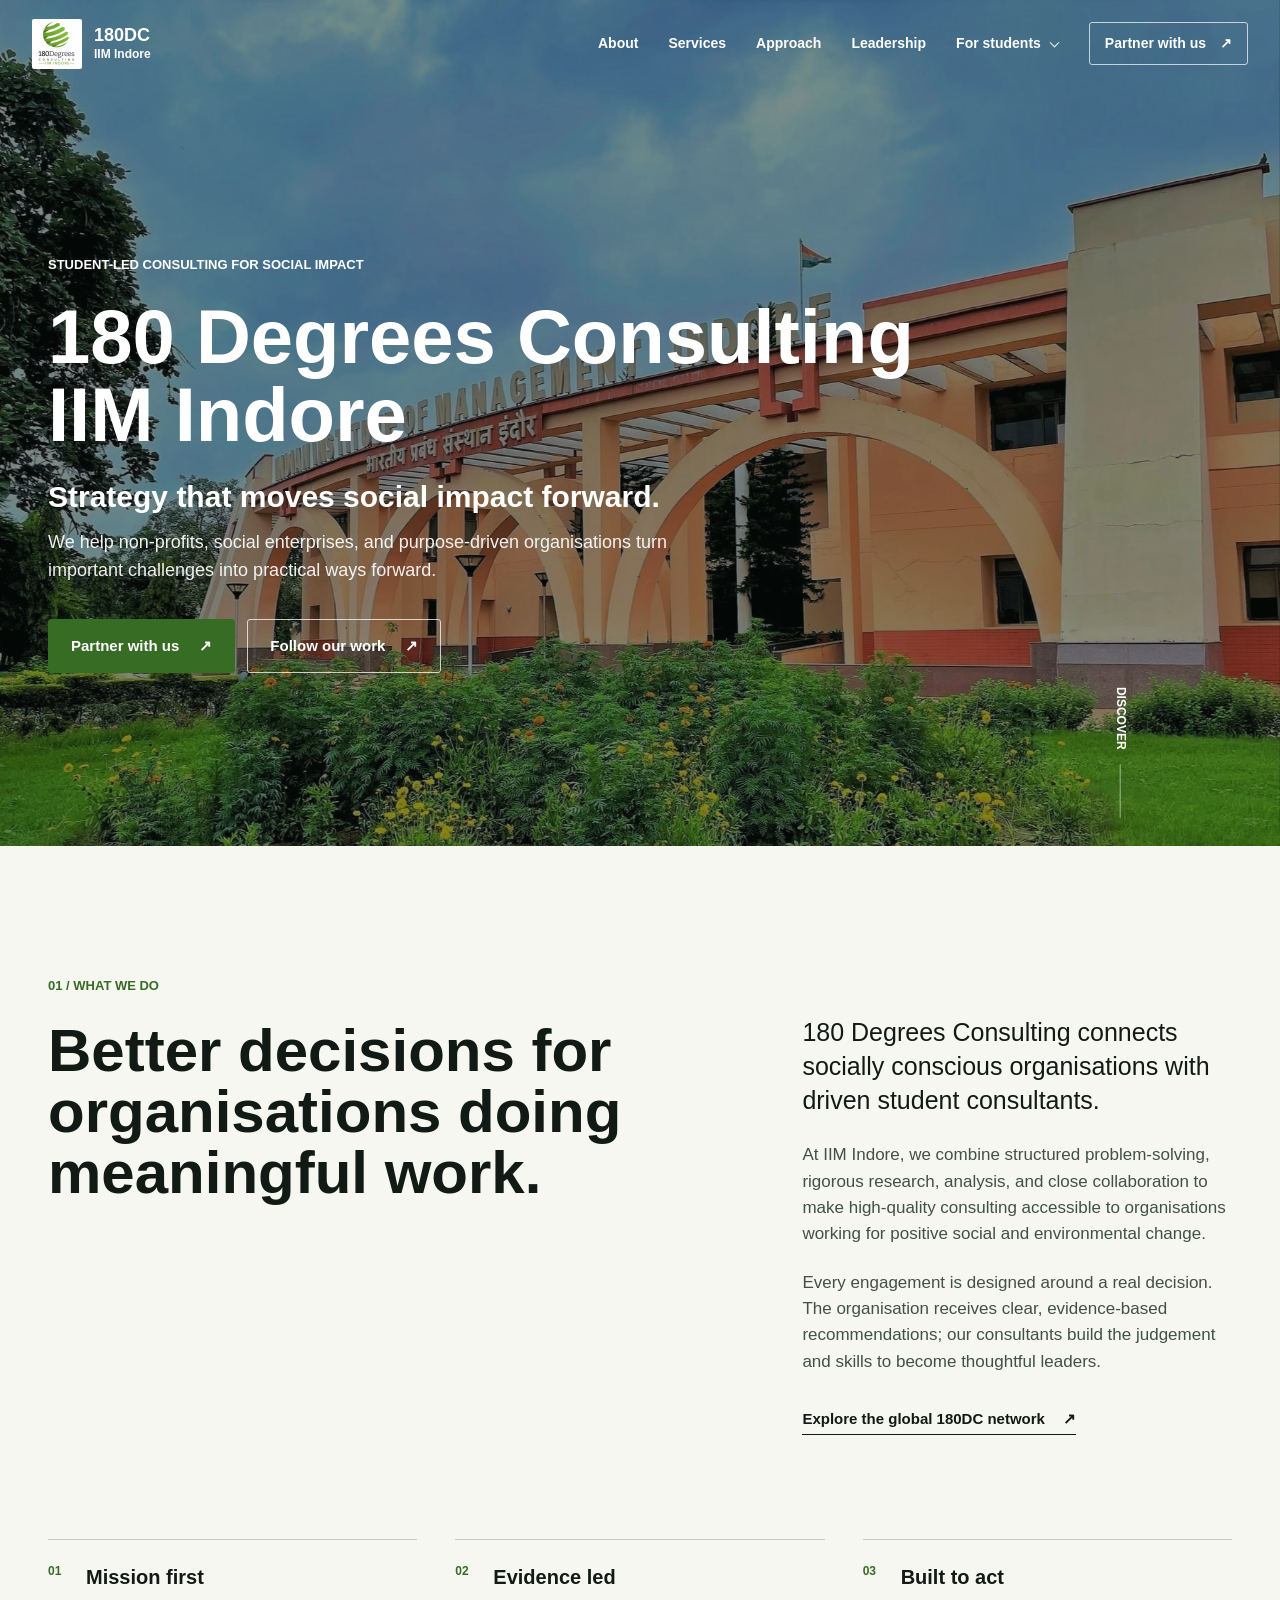
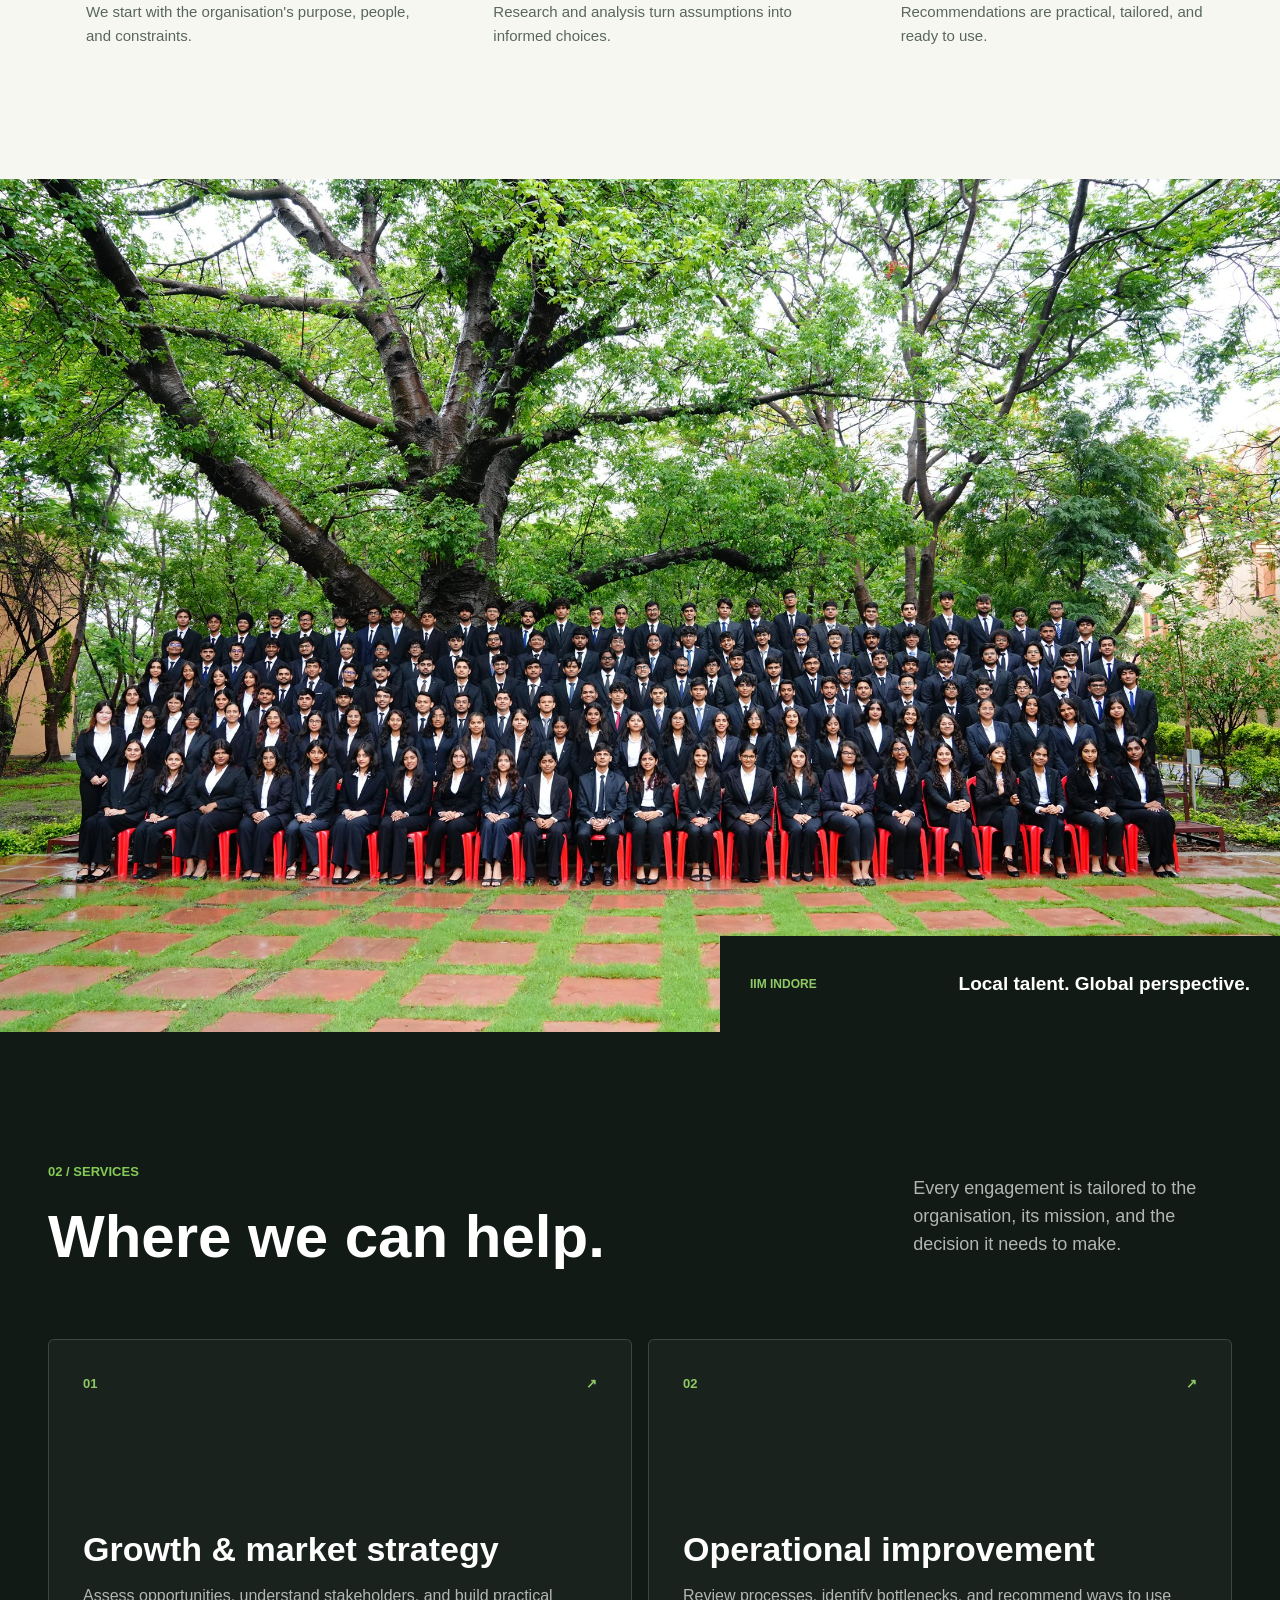
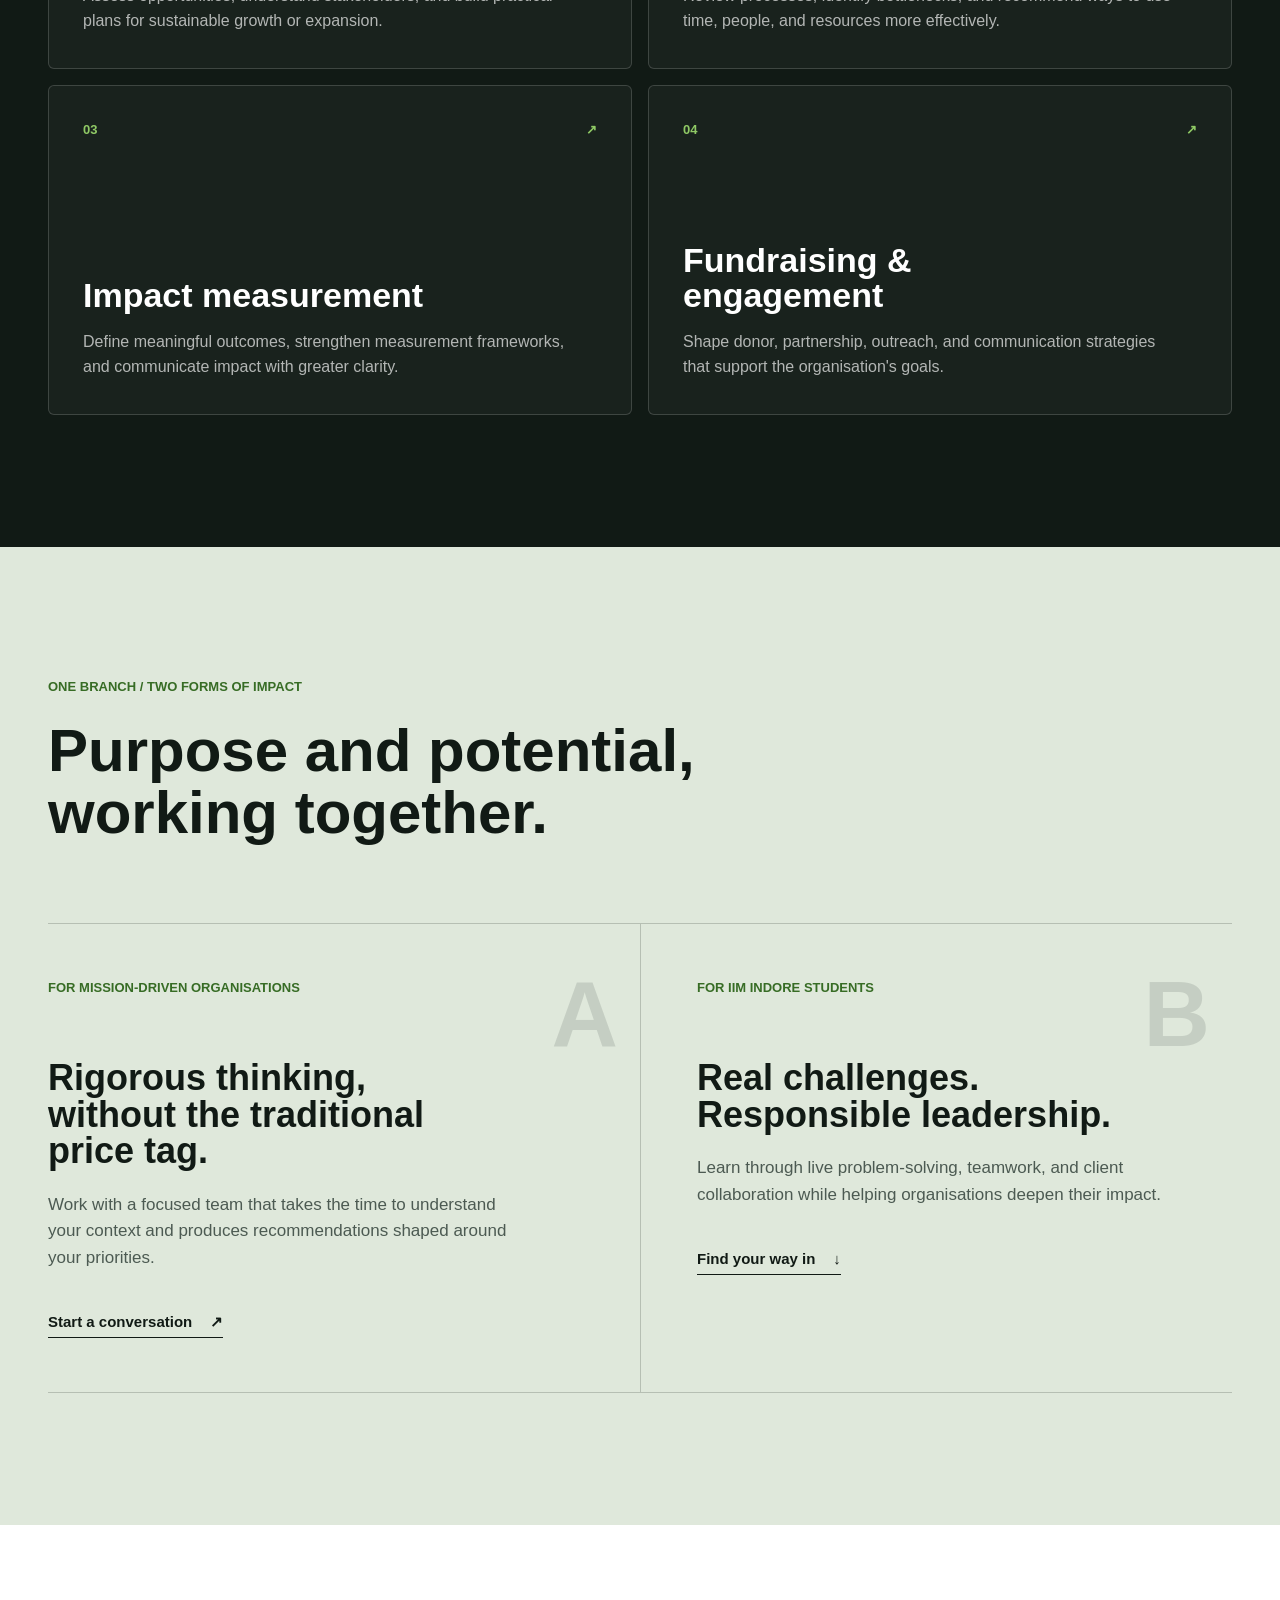
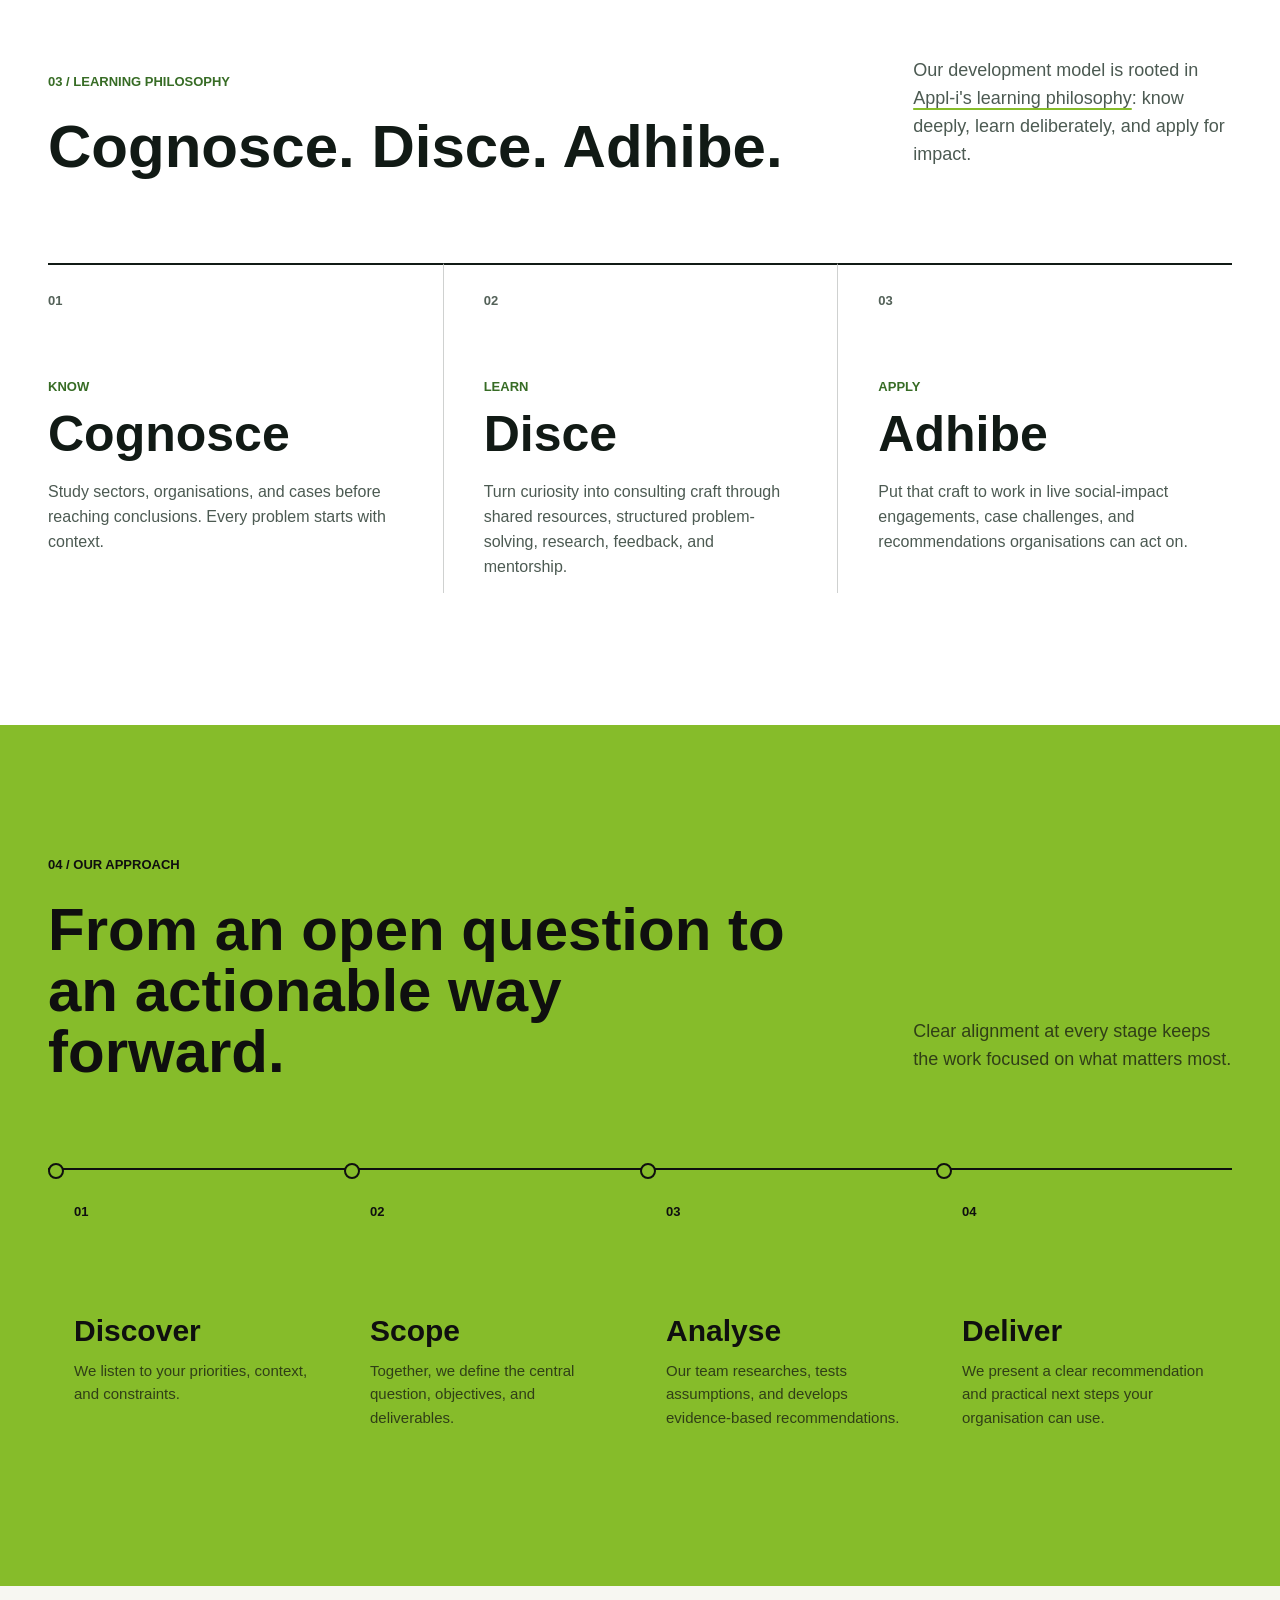
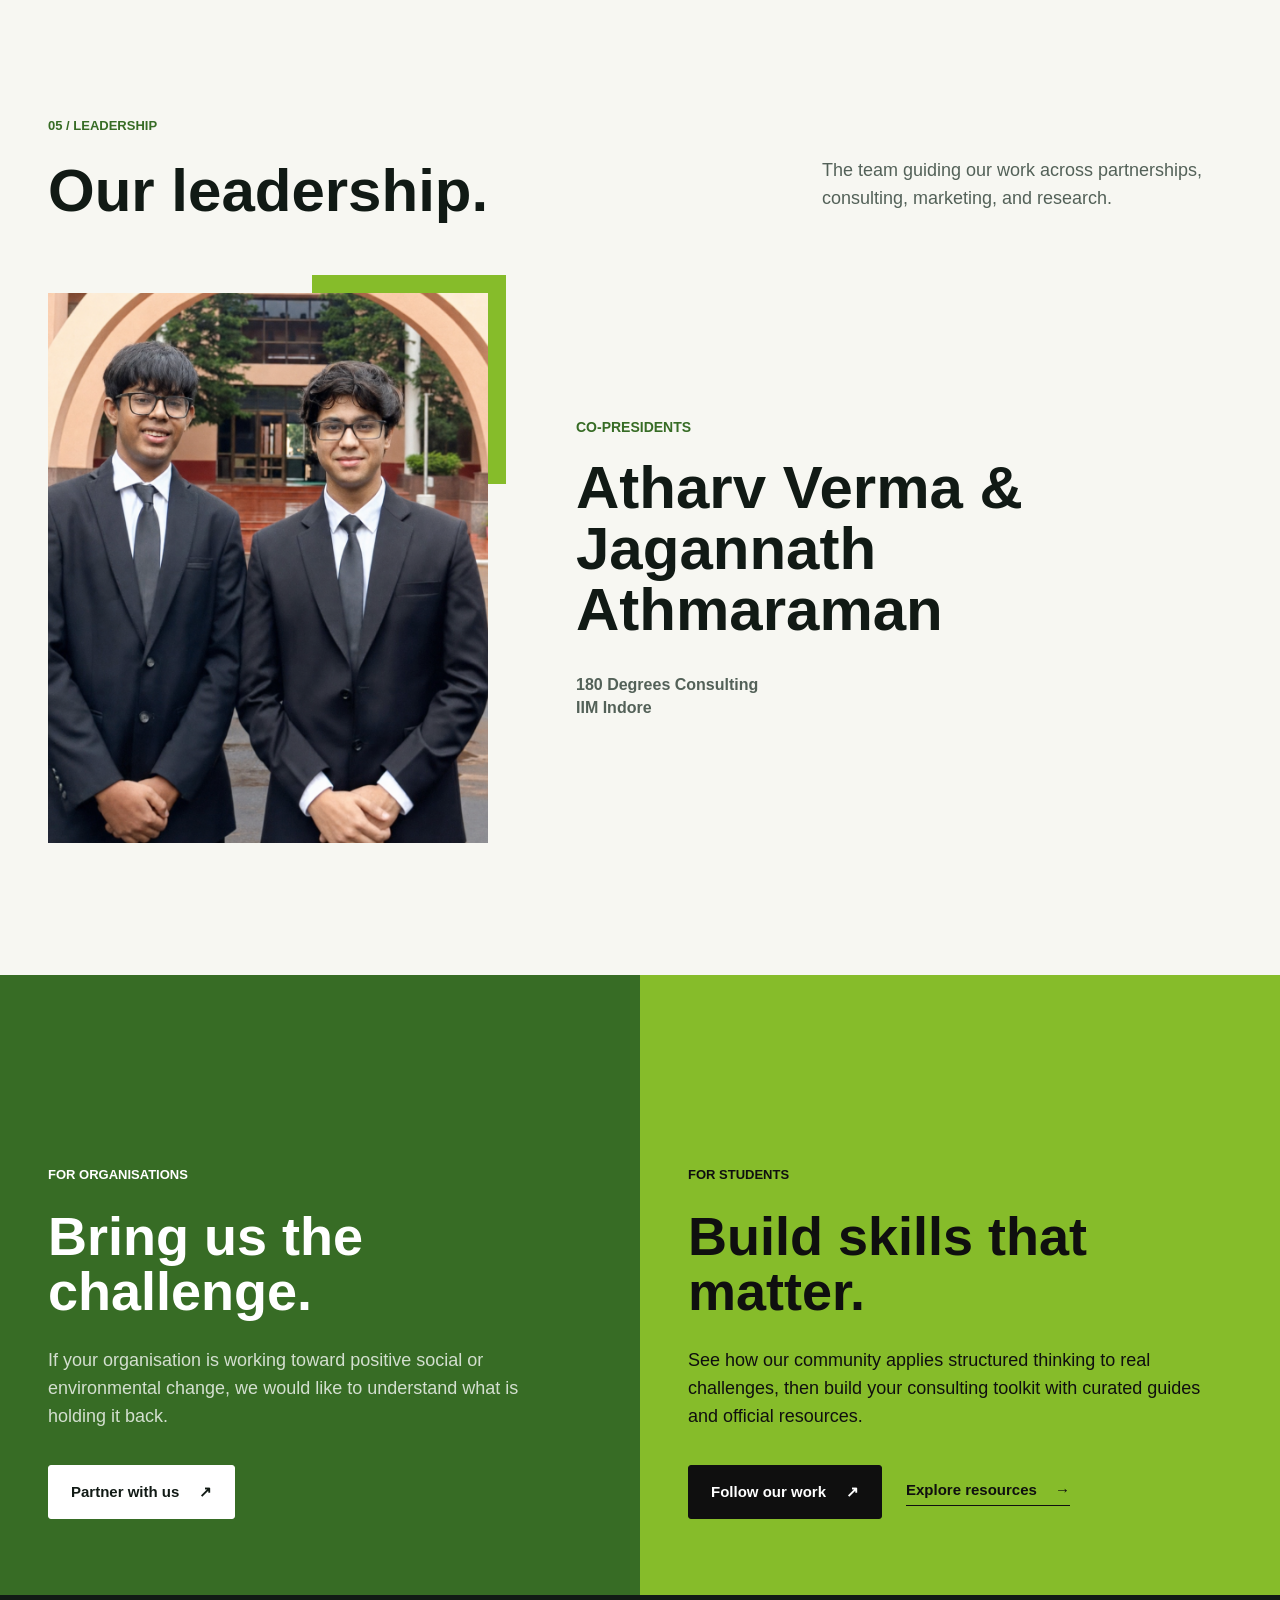
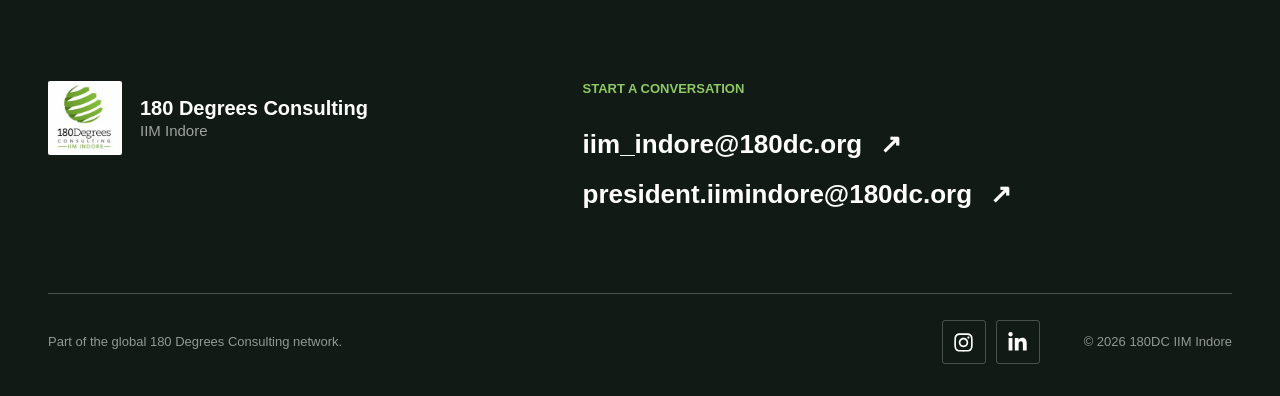
<file: index.html>
<!doctype html>
<html lang="en">
<head>
  <meta charset="utf-8">
  <meta name="viewport" content="width=device-width, initial-scale=1">
  <meta name="description" content="180 Degrees Consulting at IIM Indore provides pro bono consulting to mission-driven organisations while developing purpose-led student consultants.">
  <meta name="theme-color" content="#111a15">
  <meta property="og:title" content="180 Degrees Consulting | IIM Indore">
  <meta property="og:description" content="Strategy that moves social impact forward.">
  <meta property="og:image" content="assets/golden-arches.jpg">
  <title>180 Degrees Consulting | IIM Indore</title>
  <link rel="icon" href="assets/180dc-iim-indore-logo.jpg" type="image/jpeg">
  <link rel="stylesheet" href="styles.css">
  <script>document.documentElement.classList.add('js');</script>
</head>
<body>
  <a class="skip-link" href="#main-content">Skip to content</a>

  <header class="site-header" data-header>
    <div class="site-header__inner">
      <a class="brand" href="#home" aria-label="180 Degrees Consulting IIM Indore, home">
        <img src="assets/180dc-iim-indore-logo.jpg" width="200" height="200" alt="">
        <span class="brand__name">180DC</span>
        <span class="brand__place">IIM Indore</span>
      </a>

      <button class="menu-toggle" type="button" aria-expanded="false" aria-controls="site-navigation" aria-label="Open menu" data-menu-toggle>
        <span></span>
        <span></span>
      </button>

      <nav class="site-nav" id="site-navigation" aria-label="Primary navigation" data-menu>
        <a href="#about">About</a>
        <a href="#services">Services</a>
        <a href="#approach">Approach</a>
        <a href="#leadership">Leadership</a>
        <details class="site-nav__group" data-nav-group>
          <summary>For students</summary>
          <div class="site-nav__submenu">
            <a href="https://www.instagram.com/180dc_iimi/" target="_blank" rel="noreferrer">Follow our work</a>
            <a href="resources.html">Resources</a>
          </div>
        </details>
        <a class="site-nav__cta" href="mailto:iim_indore@180dc.org?subject=Consulting%20Partnership%20Enquiry">Partner with us <span aria-hidden="true">↗</span></a>
      </nav>
    </div>
  </header>

  <main id="main-content">
    <section class="hero" id="home" aria-labelledby="hero-title">
      <img class="hero__image" src="assets/golden-arches.jpg" alt="The Golden Arches of the Indian Institute of Management Indore campus" width="2048" height="1190">
      <div class="hero__overlay" aria-hidden="true"></div>
      <div class="container hero__content">
        <p class="eyebrow eyebrow--light" data-reveal>Student-led consulting for social impact</p>
        <h1 id="hero-title" data-reveal>180 Degrees Consulting<br>IIM Indore</h1>
        <p class="hero__statement" data-reveal>Strategy that moves social impact forward.</p>
        <p class="hero__copy" data-reveal>We help non-profits, social enterprises, and purpose-driven organisations turn important challenges into practical ways forward.</p>
        <div class="hero__actions" data-reveal>
          <a class="button button--primary" href="mailto:iim_indore@180dc.org?subject=Consulting%20Partnership%20Enquiry">Partner with us <span aria-hidden="true">↗</span></a>
          <a class="button button--ghost" href="https://www.instagram.com/180dc_iimi/" target="_blank" rel="noreferrer">Follow our work <span aria-hidden="true">↗</span></a>
        </div>
      </div>
      <a class="hero__scroll" href="#about" aria-label="Scroll to learn about 180 Degrees Consulting">
        <span>Discover</span>
        <span class="hero__scroll-line" aria-hidden="true"></span>
      </a>
    </section>

    <section class="section section--light" id="about" aria-labelledby="about-title">
      <div class="container about-grid">
        <div data-reveal>
          <p class="eyebrow">01 / What we do</p>
          <h2 id="about-title">Better decisions for organisations doing meaningful work.</h2>
        </div>
        <div class="about-copy" data-reveal>
          <p class="lead">180 Degrees Consulting connects socially conscious organisations with driven student consultants.</p>
          <p>At IIM Indore, we combine structured problem-solving, rigorous research, analysis, and close collaboration to make high-quality consulting accessible to organisations working for positive social and environmental change.</p>
          <p>Every engagement is designed around a real decision. The organisation receives clear, evidence-based recommendations; our consultants build the judgement and skills to become thoughtful leaders.</p>
          <a class="text-link" href="https://www.180dc.org/" target="_blank" rel="noreferrer">Explore the global 180DC network <span aria-hidden="true">↗</span></a>
        </div>
      </div>

      <div class="container value-lines" aria-label="Our consulting principles">
        <div class="value-line" data-reveal>
          <span>01</span>
          <strong>Mission first</strong>
          <p>We start with the organisation's purpose, people, and constraints.</p>
        </div>
        <div class="value-line" data-reveal>
          <span>02</span>
          <strong>Evidence led</strong>
          <p>Research and analysis turn assumptions into informed choices.</p>
        </div>
        <div class="value-line" data-reveal>
          <span>03</span>
          <strong>Built to act</strong>
          <p>Recommendations are practical, tailored, and ready to use.</p>
        </div>
      </div>
    </section>

    <figure class="chapter-figure" data-reveal>
      <img src="assets/chapter-team.jpg" width="2200" height="1467" alt="A large IIM Indore student cohort gathered outdoors on campus" loading="lazy">
      <figcaption>
        <span>IIM Indore</span>
        <strong>Local talent. Global perspective.</strong>
      </figcaption>
    </figure>

    <section class="section section--ink" id="services" aria-labelledby="services-title">
      <div class="container section-heading section-heading--split">
        <div data-reveal>
          <p class="eyebrow eyebrow--green">02 / Services</p>
          <h2 id="services-title">Where we can help.</h2>
        </div>
        <p data-reveal>Every engagement is tailored to the organisation, its mission, and the decision it needs to make.</p>
      </div>

      <div class="container services-grid">
        <article class="service-card" data-reveal>
          <div class="service-card__top">
            <span>01</span>
            <span aria-hidden="true">↗</span>
          </div>
          <h3>Growth &amp; market strategy</h3>
          <p>Assess opportunities, understand stakeholders, and build practical plans for sustainable growth or expansion.</p>
        </article>
        <article class="service-card" data-reveal>
          <div class="service-card__top">
            <span>02</span>
            <span aria-hidden="true">↗</span>
          </div>
          <h3>Operational improvement</h3>
          <p>Review processes, identify bottlenecks, and recommend ways to use time, people, and resources more effectively.</p>
        </article>
        <article class="service-card" data-reveal>
          <div class="service-card__top">
            <span>03</span>
            <span aria-hidden="true">↗</span>
          </div>
          <h3>Impact measurement</h3>
          <p>Define meaningful outcomes, strengthen measurement frameworks, and communicate impact with greater clarity.</p>
        </article>
        <article class="service-card" data-reveal>
          <div class="service-card__top">
            <span>04</span>
            <span aria-hidden="true">↗</span>
          </div>
          <h3>Fundraising &amp; engagement</h3>
          <p>Shape donor, partnership, outreach, and communication strategies that support the organisation's goals.</p>
        </article>
      </div>
    </section>

    <section class="section exchange" aria-labelledby="exchange-title">
      <div class="container">
        <p class="eyebrow" data-reveal>One branch / Two forms of impact</p>
        <h2 id="exchange-title" data-reveal>Purpose and potential,<br>working together.</h2>
        <div class="exchange-grid">
          <article data-reveal>
            <span class="exchange-grid__number">A</span>
            <p class="exchange-grid__for">For mission-driven organisations</p>
            <h3>Rigorous thinking, without the traditional price tag.</h3>
            <p>Work with a focused team that takes the time to understand your context and produces recommendations shaped around your priorities.</p>
            <a class="text-link" href="mailto:iim_indore@180dc.org?subject=Consulting%20Partnership%20Enquiry">Start a conversation <span aria-hidden="true">↗</span></a>
          </article>
          <article data-reveal>
            <span class="exchange-grid__number">B</span>
            <p class="exchange-grid__for">For IIM Indore students</p>
            <h3>Real challenges. Responsible leadership.</h3>
            <p>Learn through live problem-solving, teamwork, and client collaboration while helping organisations deepen their impact.</p>
            <a class="text-link" href="#join">Find your way in <span aria-hidden="true">↓</span></a>
          </article>
        </div>
      </div>
    </section>

    <section class="section learning-framework" id="learning" aria-labelledby="learning-title">
      <div class="container section-heading section-heading--split learning-framework__heading">
        <div data-reveal>
          <p class="eyebrow">03 / Learning philosophy</p>
          <h2 id="learning-title">Cognosce. Disce. Adhibe.</h2>
        </div>
        <p data-reveal>Our development model is rooted in <a href="https://app.notion.com/p/Appl-i-IPM-Consulting-Club-ef65987c23de45729cd8a6deb0ac4842" target="_blank" rel="noreferrer">Appl-i's learning philosophy</a>: know deeply, learn deliberately, and apply for impact.</p>
      </div>

      <ol class="container learning-pillars">
        <li data-reveal>
          <span class="learning-pillars__number">01</span>
          <p class="learning-pillars__gloss">Know</p>
          <h3>Cognosce</h3>
          <p>Study sectors, organisations, and cases before reaching conclusions. Every problem starts with context.</p>
        </li>
        <li data-reveal>
          <span class="learning-pillars__number">02</span>
          <p class="learning-pillars__gloss">Learn</p>
          <h3>Disce</h3>
          <p>Turn curiosity into consulting craft through shared resources, structured problem-solving, research, feedback, and mentorship.</p>
        </li>
        <li data-reveal>
          <span class="learning-pillars__number">03</span>
          <p class="learning-pillars__gloss">Apply</p>
          <h3>Adhibe</h3>
          <p>Put that craft to work in live social-impact engagements, case challenges, and recommendations organisations can act on.</p>
        </li>
      </ol>
    </section>

    <section class="section section--brand" id="approach" aria-labelledby="approach-title">
      <div class="container section-heading section-heading--split">
        <div data-reveal>
          <p class="eyebrow">04 / Our approach</p>
          <h2 id="approach-title">From an open question to an actionable way forward.</h2>
        </div>
        <p data-reveal>Clear alignment at every stage keeps the work focused on what matters most.</p>
      </div>

      <ol class="container process-list">
        <li data-reveal>
          <span>01</span>
          <h3>Discover</h3>
          <p>We listen to your priorities, context, and constraints.</p>
        </li>
        <li data-reveal>
          <span>02</span>
          <h3>Scope</h3>
          <p>Together, we define the central question, objectives, and deliverables.</p>
        </li>
        <li data-reveal>
          <span>03</span>
          <h3>Analyse</h3>
          <p>Our team researches, tests assumptions, and develops evidence-based recommendations.</p>
        </li>
        <li data-reveal>
          <span>04</span>
          <h3>Deliver</h3>
          <p>We present a clear recommendation and practical next steps your organisation can use.</p>
        </li>
      </ol>
    </section>

    <section class="section leadership" id="leadership" aria-labelledby="leadership-title">
      <div class="container">
        <div class="leadership-heading" data-reveal>
          <div>
            <p class="eyebrow">05 / Leadership</p>
            <h2 id="leadership-title">Our leadership.</h2>
          </div>
          <p>The team guiding our work across partnerships, consulting, marketing, and research.</p>
        </div>

        <div class="leadership-carousel" role="region" aria-roledescription="carousel" aria-labelledby="leadership-title" data-carousel data-reveal>
          <div class="leadership-carousel__viewport" data-carousel-viewport>
            <ol class="leadership-carousel__track">
              <li class="leader-slide is-active" role="group" aria-roledescription="slide" aria-label="1 of 5" data-carousel-slide data-leader-name="Atharv Verma and Jagannath Athmaraman" data-leader-role="Co-Presidents">
                <figure class="leader-slide__media leader-slide__media--presidents">
                  <img src="assets/co-presidents-enhanced.png" width="1254" height="1254" alt="Co-Presidents Atharv Verma and Jagannath Athmaraman at IIM Indore" loading="lazy">
                </figure>
                <div class="leader-slide__content">
                  <p class="leader-slide__role">Co-Presidents</p>
                  <h3>Atharv Verma &amp;<br>Jagannath Athmaraman</h3>
                  <p class="leader-slide__chapter">180 Degrees Consulting<br>IIM Indore</p>
                </div>
              </li>
              <li class="leader-slide" role="group" aria-roledescription="slide" aria-label="2 of 5" data-carousel-slide data-leader-name="Shrenik Vaidya" data-leader-role="Head of Partnerships">
                <figure class="leader-slide__media">
                  <img src="assets/leadership-shrenik-vaidya.jpg" width="1400" height="2100" alt="Portrait of Shrenik Vaidya" loading="lazy">
                </figure>
                <div class="leader-slide__content">
                  <p class="leader-slide__role">Head of Partnerships</p>
                  <h3>Shrenik Vaidya</h3>
                  <p class="leader-slide__chapter">180 Degrees Consulting<br>IIM Indore</p>
                </div>
              </li>
              <li class="leader-slide" role="group" aria-roledescription="slide" aria-label="3 of 5" data-carousel-slide data-leader-name="Diya Choudhary" data-leader-role="Head of Consulting">
                <figure class="leader-slide__media">
                  <img src="assets/leadership-diya-choudhary.jpg" width="1400" height="2100" alt="Portrait of Diya Choudhary" loading="lazy">
                </figure>
                <div class="leader-slide__content">
                  <p class="leader-slide__role">Head of Consulting</p>
                  <h3>Diya Choudhary</h3>
                  <p class="leader-slide__chapter">180 Degrees Consulting<br>IIM Indore</p>
                </div>
              </li>
              <li class="leader-slide" role="group" aria-roledescription="slide" aria-label="4 of 5" data-carousel-slide data-leader-name="Prahith M V" data-leader-role="Head of Marketing">
                <figure class="leader-slide__media leader-slide__media--prahith">
                  <img src="assets/leadership-prahith-m-v.jpg" width="796" height="1116" alt="Portrait of Prahith M V" loading="lazy">
                </figure>
                <div class="leader-slide__content">
                  <p class="leader-slide__role">Head of Marketing</p>
                  <h3>Prahith M V</h3>
                  <p class="leader-slide__chapter">180 Degrees Consulting<br>IIM Indore</p>
                </div>
              </li>
              <li class="leader-slide" role="group" aria-roledescription="slide" aria-label="5 of 5" data-carousel-slide data-leader-name="Aditya Kannojia" data-leader-role="Head of Research &amp; Development">
                <figure class="leader-slide__media leader-slide__media--aditya">
                  <img src="assets/leadership-aditya-kannojia.jpg" width="400" height="400" alt="Portrait of Aditya Kannojia" loading="lazy">
                </figure>
                <div class="leader-slide__content">
                  <p class="leader-slide__role">Head of Research &amp; Development</p>
                  <h3>Aditya Kannojia</h3>
                  <p class="leader-slide__chapter">180 Degrees Consulting<br>IIM Indore</p>
                </div>
              </li>
            </ol>
          </div>
        </div>
      </div>
    </section>

    <section class="pathways" id="join" aria-label="Ways to work with 180 Degrees Consulting IIM Indore">
      <article class="pathway pathway--partner">
        <div data-reveal>
          <p class="eyebrow eyebrow--light">For organisations</p>
          <h2>Bring us the challenge.</h2>
          <p>If your organisation is working toward positive social or environmental change, we would like to understand what is holding it back.</p>
          <a class="button button--light" href="mailto:iim_indore@180dc.org?subject=Consulting%20Partnership%20Enquiry">Partner with us <span aria-hidden="true">↗</span></a>
        </div>
      </article>
      <article class="pathway pathway--join">
        <div data-reveal>
          <p class="eyebrow">For students</p>
          <h2>Build skills that matter.</h2>
          <p>See how our community applies structured thinking to real challenges, then build your consulting toolkit with curated guides and official resources.</p>
          <div class="pathway__actions">
            <a class="button button--dark" href="https://www.instagram.com/180dc_iimi/" target="_blank" rel="noreferrer">Follow our work <span aria-hidden="true">↗</span></a>
            <a class="text-link" href="resources.html">Explore resources <span aria-hidden="true">→</span></a>
          </div>
        </div>
      </article>
    </section>
  </main>

  <footer class="site-footer" id="contact">
    <div class="container footer-main">
      <div class="footer-brand">
        <img src="assets/180dc-iim-indore-logo.jpg" width="200" height="200" alt="180 Degrees Consulting IIM Indore logo" loading="lazy">
        <div>
          <strong>180 Degrees Consulting</strong>
          <span>IIM Indore</span>
        </div>
      </div>

      <div class="footer-contact">
        <p class="eyebrow eyebrow--light">Start a conversation</p>
        <a href="mailto:iim_indore@180dc.org">iim_indore@180dc.org <span aria-hidden="true">↗</span></a>
        <a href="mailto:president.iimindore@180dc.org">president.iimindore@180dc.org <span aria-hidden="true">↗</span></a>
      </div>
    </div>

    <div class="container footer-bottom">
      <p>Part of the global 180 Degrees Consulting network.</p>
      <nav class="footer-socials" aria-label="Social media">
        <a href="https://www.instagram.com/180dc_iimi/" target="_blank" rel="noreferrer" aria-label="Instagram" title="Instagram">
          <img src="assets/instagram.svg" width="24" height="24" alt="">
        </a>
        <a href="https://www.linkedin.com/company/180degrees-consulting-iim-indore/posts/?feedView=all" target="_blank" rel="noreferrer" aria-label="LinkedIn" title="LinkedIn">
          <img src="assets/linkedin.svg" width="24" height="24" alt="">
        </a>
      </nav>
      <p>© <span data-year>2026</span> 180DC IIM Indore</p>
    </div>
  </footer>

  <script src="script.js"></script>
</body>
</html>
</file>
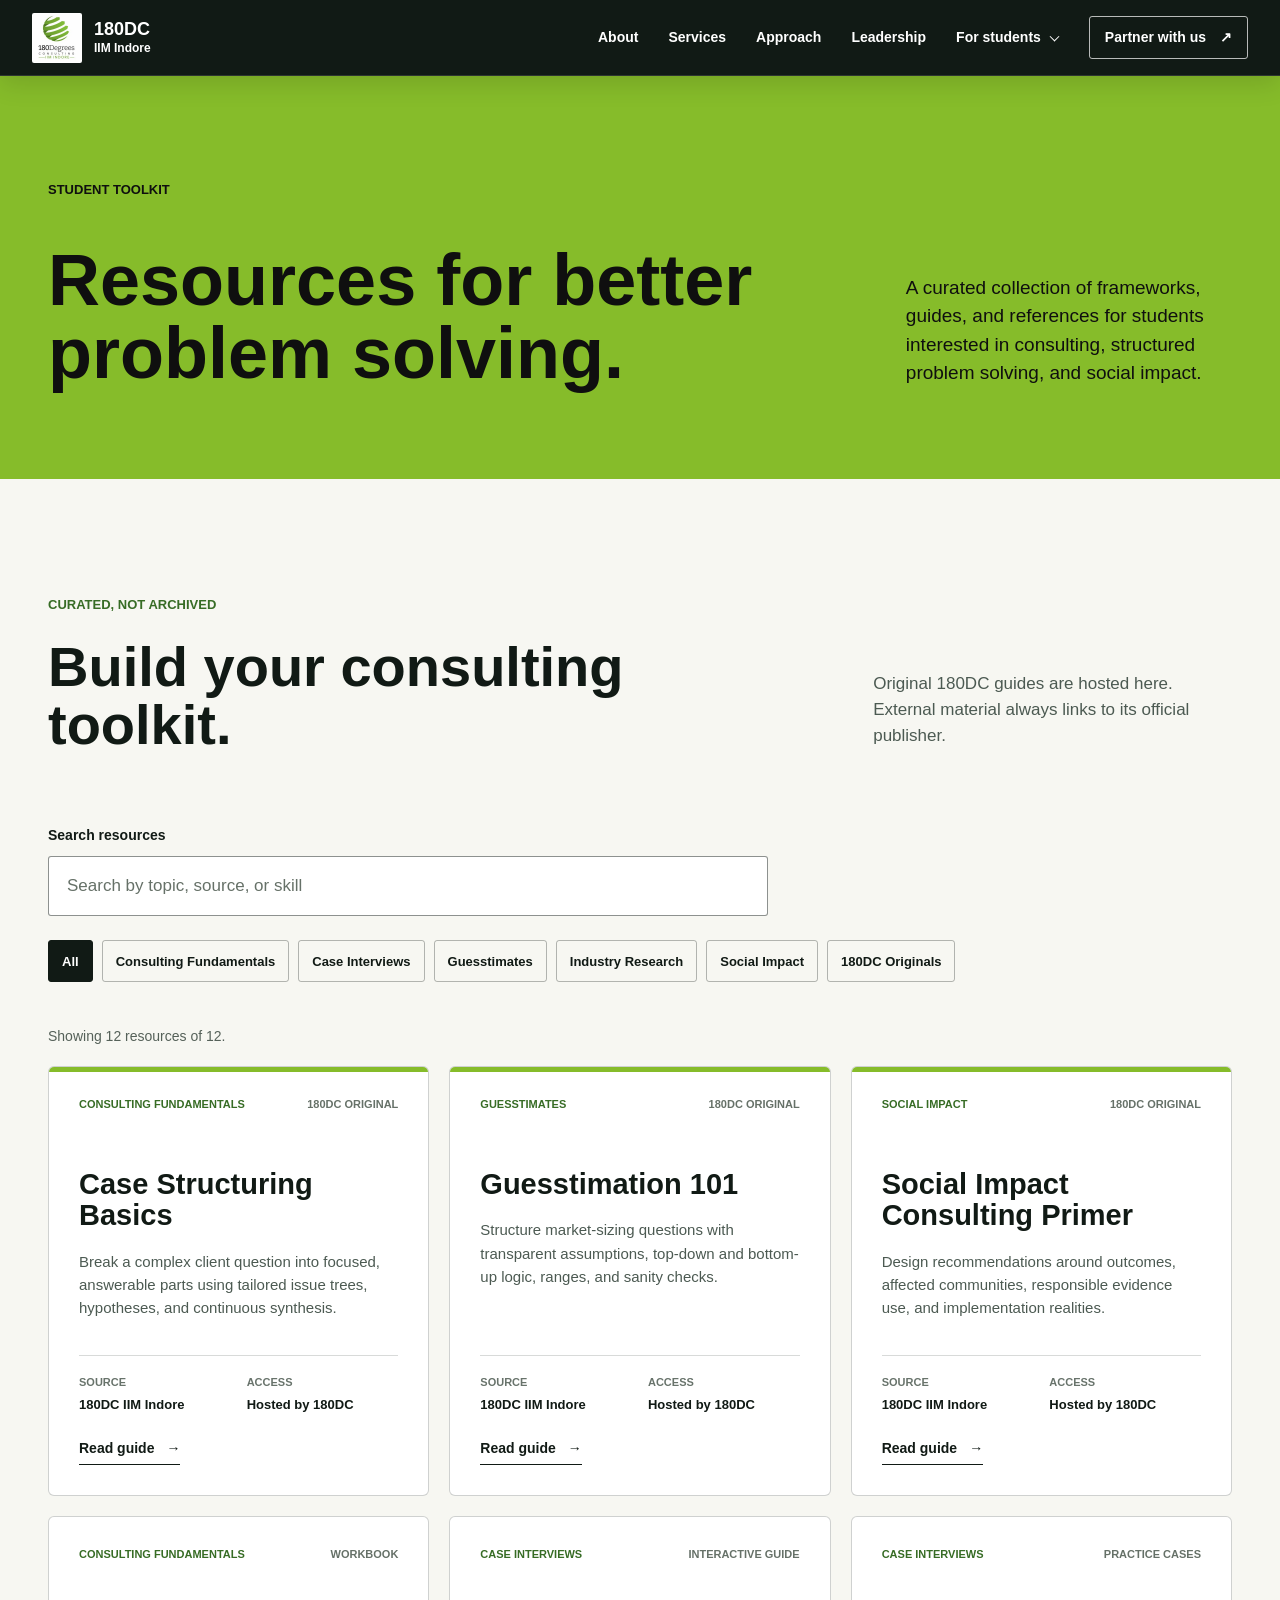
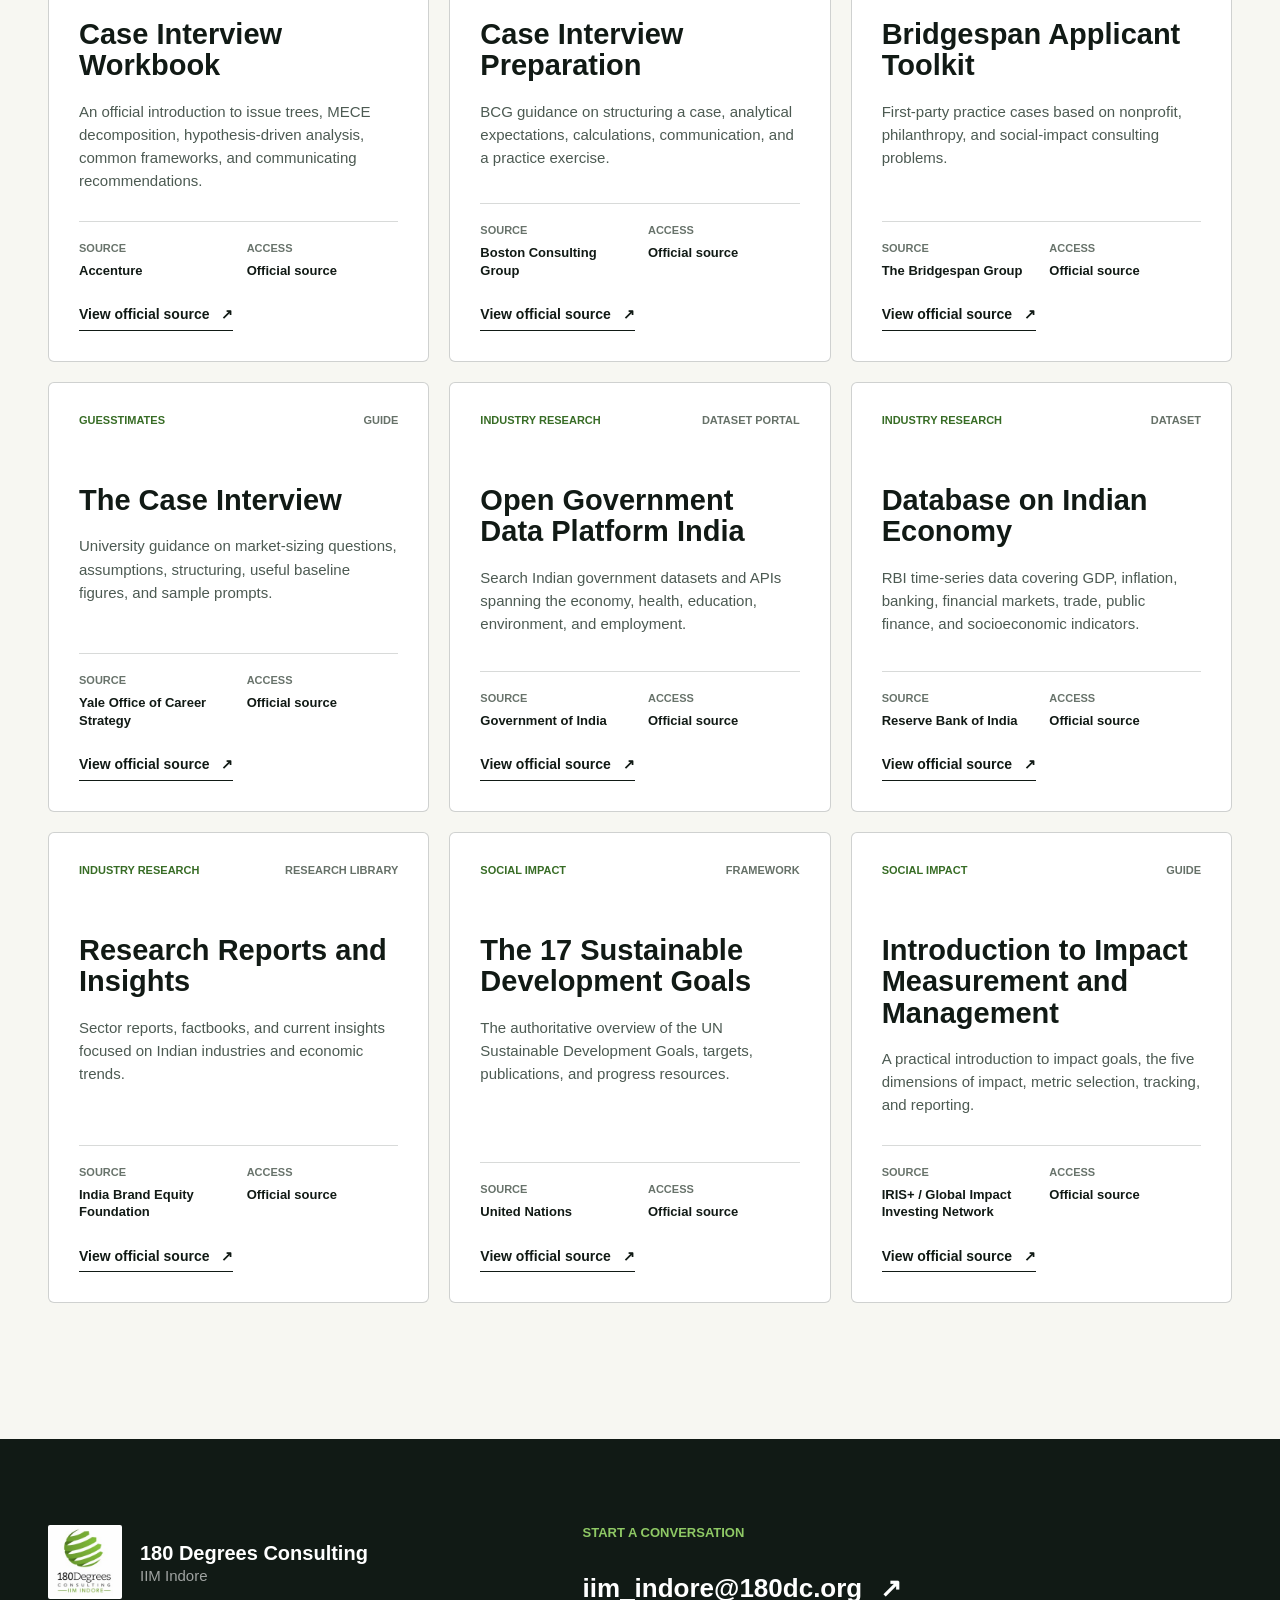
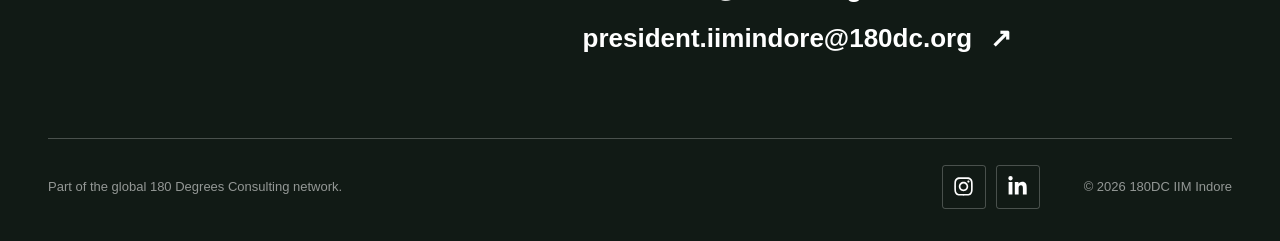
<file: resources.html>
<!doctype html>
<html lang="en">
<head>
  <meta charset="utf-8">
  <meta name="viewport" content="width=device-width, initial-scale=1">
  <meta name="description" content="Curated consulting frameworks, guides, datasets, and social-impact resources from 180 Degrees Consulting IIM Indore.">
  <meta name="theme-color" content="#111a15">
  <title>Student Resources | 180 Degrees Consulting IIM Indore</title>
  <link rel="icon" href="assets/180dc-iim-indore-logo.jpg" type="image/jpeg">
  <link rel="stylesheet" href="styles.css">
  <script>document.documentElement.classList.add('js');</script>
</head>
<body class="inner-page resources-page">
  <a class="skip-link" href="#main-content">Skip to content</a>

  <header class="site-header site-header--solid" data-header>
    <div class="site-header__inner">
      <a class="brand" href="index.html#home" aria-label="180 Degrees Consulting IIM Indore, home">
        <img src="assets/180dc-iim-indore-logo.jpg" width="200" height="200" alt="">
        <span class="brand__name">180DC</span>
        <span class="brand__place">IIM Indore</span>
      </a>

      <button class="menu-toggle" type="button" aria-expanded="false" aria-controls="site-navigation" aria-label="Open menu" data-menu-toggle>
        <span></span>
        <span></span>
      </button>

      <nav class="site-nav" id="site-navigation" aria-label="Primary navigation" data-menu>
        <a href="index.html#about">About</a>
        <a href="index.html#services">Services</a>
        <a href="index.html#approach">Approach</a>
        <a href="index.html#leadership">Leadership</a>
        <details class="site-nav__group" data-nav-group>
          <summary>For students</summary>
          <div class="site-nav__submenu">
            <a href="https://www.instagram.com/180dc_iimi/" target="_blank" rel="noreferrer">Follow our work</a>
            <a href="resources.html" aria-current="page">Resources</a>
          </div>
        </details>
        <a class="site-nav__cta" href="mailto:iim_indore@180dc.org?subject=Consulting%20Partnership%20Enquiry">Partner with us <span aria-hidden="true">&nearr;</span></a>
      </nav>
    </div>
  </header>

  <main id="main-content">
    <section class="resource-hero" aria-labelledby="resource-title">
      <div class="container resource-hero__inner">
        <p class="eyebrow">Student toolkit</p>
        <h1 id="resource-title">Resources for better problem solving.</h1>
        <p>A curated collection of frameworks, guides, and references for students interested in consulting, structured problem solving, and social impact.</p>
      </div>
    </section>

    <section class="resource-library" aria-labelledby="library-title">
      <div class="container">
        <div class="resource-library__heading">
          <div>
            <p class="eyebrow">Curated, not archived</p>
            <h2 id="library-title">Build your consulting toolkit.</h2>
          </div>
          <p>Original 180DC guides are hosted here. External material always links to its official publisher.</p>
        </div>

        <div class="resource-toolbar">
          <div class="resource-search">
            <label for="resource-search">Search resources</label>
            <input id="resource-search" type="search" placeholder="Search by topic, source, or skill" autocomplete="off" data-resource-search>
          </div>
          <div class="resource-filters" role="group" aria-label="Filter resources by category" data-resource-filters></div>
        </div>

        <p class="resource-status" aria-live="polite" data-resource-status></p>
        <div class="resource-grid" data-resource-grid></div>

        <div class="resource-empty" data-resource-empty hidden>
          <h2 data-empty-title>Resources coming soon.</h2>
          <p data-empty-copy>We are currently curating high-quality material for this section.</p>
          <button class="button button--dark" type="button" data-resource-reset>Clear filters</button>
        </div>

        <noscript>
          <p class="resource-empty">Enable JavaScript to browse and filter the resource collection.</p>
        </noscript>
      </div>
    </section>
  </main>

  <footer class="site-footer" id="contact">
    <div class="container footer-main">
      <div class="footer-brand">
        <img src="assets/180dc-iim-indore-logo.jpg" width="200" height="200" alt="180 Degrees Consulting IIM Indore logo" loading="lazy">
        <div>
          <strong>180 Degrees Consulting</strong>
          <span>IIM Indore</span>
        </div>
      </div>

      <div class="footer-contact">
        <p class="eyebrow eyebrow--light">Start a conversation</p>
        <a href="mailto:iim_indore@180dc.org">iim_indore@180dc.org <span aria-hidden="true">&nearr;</span></a>
        <a href="mailto:president.iimindore@180dc.org">president.iimindore@180dc.org <span aria-hidden="true">&nearr;</span></a>
      </div>
    </div>

    <div class="container footer-bottom">
      <p>Part of the global 180 Degrees Consulting network.</p>
      <nav class="footer-socials" aria-label="Social media">
        <a href="https://www.instagram.com/180dc_iimi/" target="_blank" rel="noreferrer" aria-label="Instagram" title="Instagram">
          <img src="assets/instagram.svg" width="24" height="24" alt="">
        </a>
        <a href="https://www.linkedin.com/company/180degrees-consulting-iim-indore/posts/?feedView=all" target="_blank" rel="noreferrer" aria-label="LinkedIn" title="LinkedIn">
          <img src="assets/linkedin.svg" width="24" height="24" alt="">
        </a>
      </nav>
      <p>&copy; <span data-year>2026</span> 180DC IIM Indore</p>
    </div>
  </footer>

  <script src="data/resources.js"></script>
  <script src="resources.js"></script>
  <script src="script.js"></script>
</body>
</html>
</file>
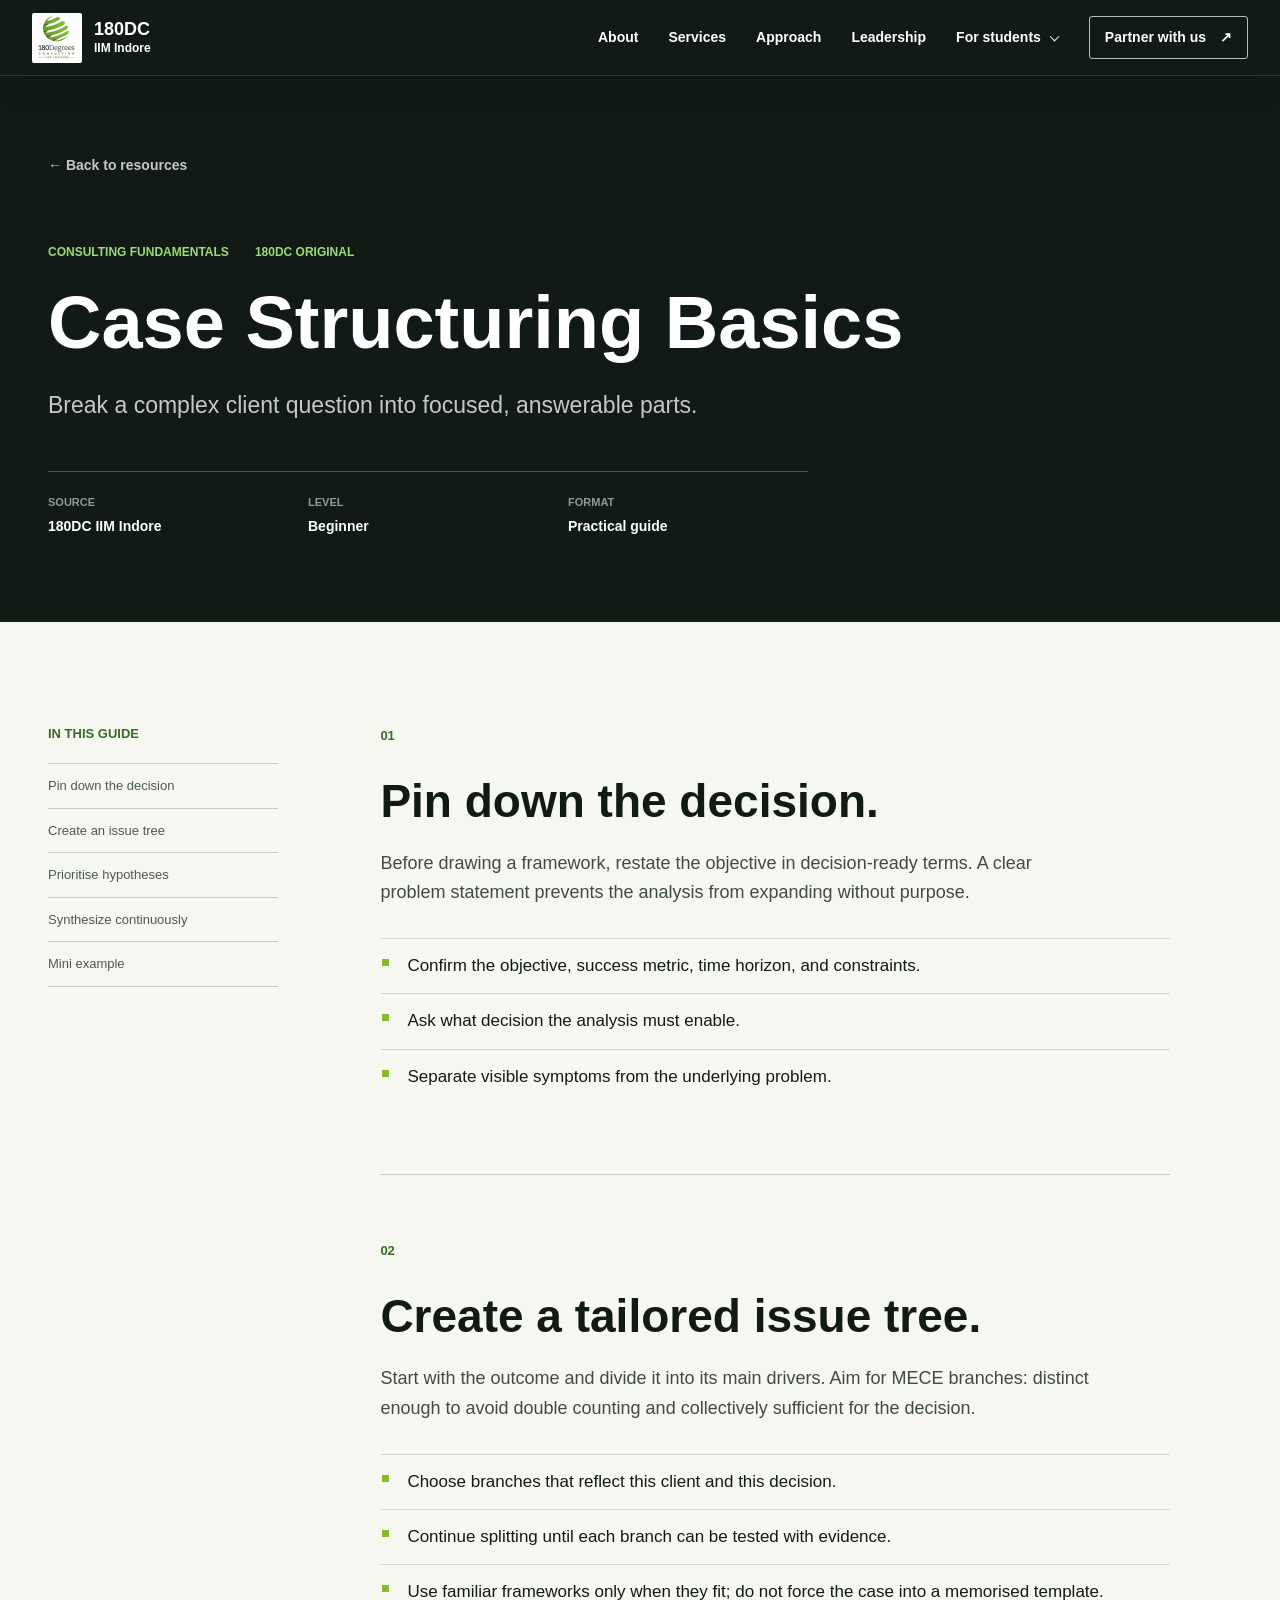
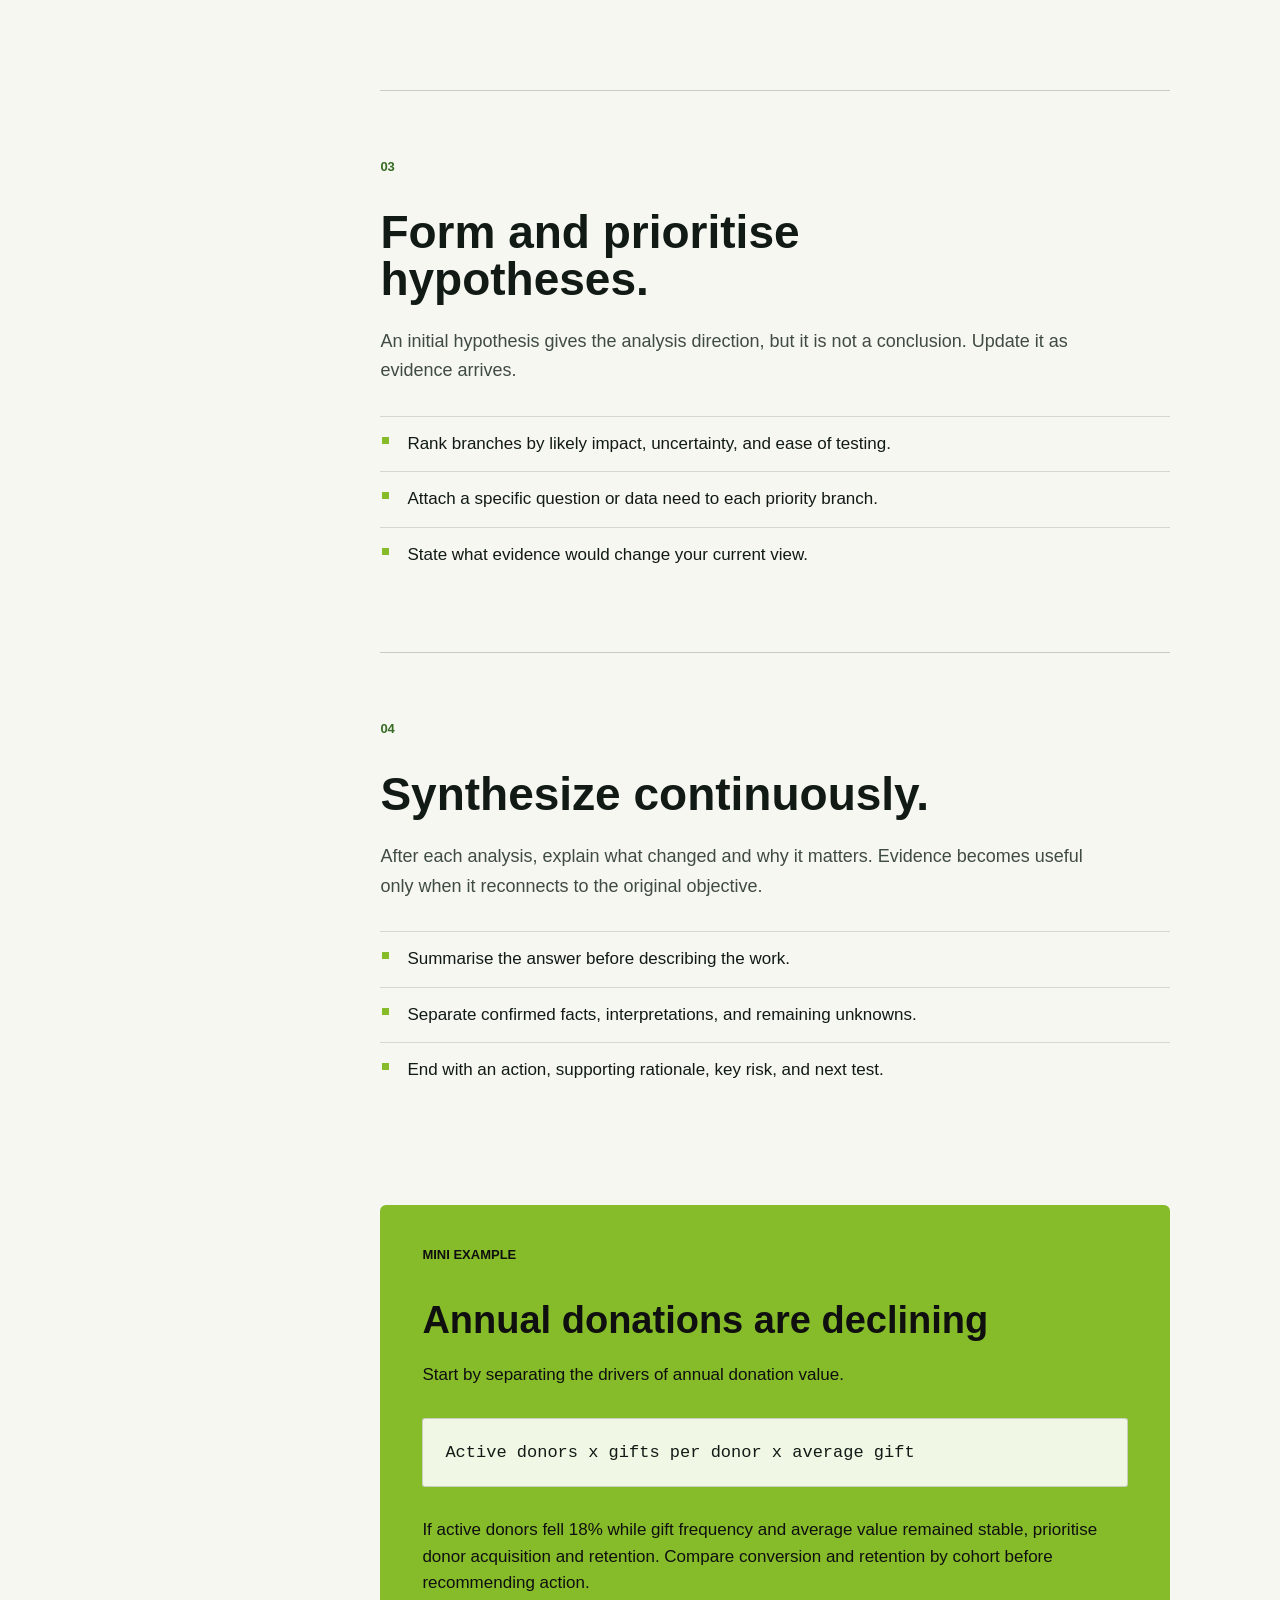
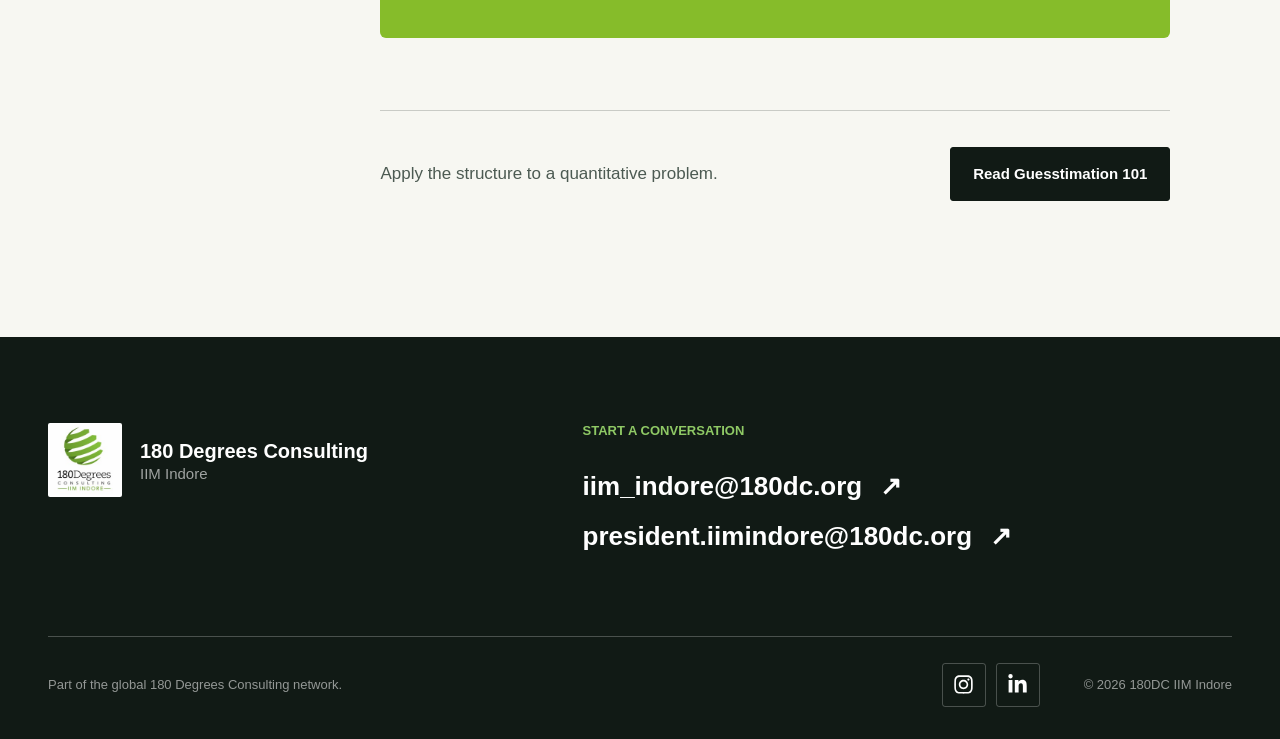
<file: resources/case-structuring-basics.html>
<!doctype html>
<html lang="en">
<head>
  <meta charset="utf-8">
  <meta name="viewport" content="width=device-width, initial-scale=1">
  <meta name="description" content="A practical 180DC IIM Indore guide to issue trees, hypotheses, prioritisation, and case synthesis.">
  <meta name="theme-color" content="#111a15">
  <title>Case Structuring Basics | 180DC IIM Indore</title>
  <link rel="icon" href="../assets/180dc-iim-indore-logo.jpg" type="image/jpeg">
  <link rel="stylesheet" href="../styles.css">
  <script>document.documentElement.classList.add('js');</script>
</head>
<body class="inner-page guide-page">
  <a class="skip-link" href="#main-content">Skip to content</a>

  <header class="site-header site-header--solid" data-header>
    <div class="site-header__inner">
      <a class="brand" href="../index.html#home" aria-label="180 Degrees Consulting IIM Indore, home">
        <img src="../assets/180dc-iim-indore-logo.jpg" width="200" height="200" alt="">
        <span class="brand__name">180DC</span>
        <span class="brand__place">IIM Indore</span>
      </a>
      <button class="menu-toggle" type="button" aria-expanded="false" aria-controls="site-navigation" aria-label="Open menu" data-menu-toggle>
        <span></span><span></span>
      </button>
      <nav class="site-nav" id="site-navigation" aria-label="Primary navigation" data-menu>
        <a href="../index.html#about">About</a>
        <a href="../index.html#services">Services</a>
        <a href="../index.html#approach">Approach</a>
        <a href="../index.html#leadership">Leadership</a>
        <details class="site-nav__group" data-nav-group>
          <summary>For students</summary>
          <div class="site-nav__submenu">
            <a href="https://www.instagram.com/180dc_iimi/" target="_blank" rel="noreferrer">Follow our work</a>
            <a href="../resources.html" aria-current="page">Resources</a>
          </div>
        </details>
        <a class="site-nav__cta" href="mailto:iim_indore@180dc.org?subject=Consulting%20Partnership%20Enquiry">Partner with us <span aria-hidden="true">&nearr;</span></a>
      </nav>
    </div>
  </header>

  <main id="main-content">
    <article class="guide">
      <header class="guide-hero">
        <div class="container guide-hero__inner">
          <a class="guide-back" href="../resources.html">&larr; Back to resources</a>
          <div class="guide-hero__labels">
            <span>Consulting Fundamentals</span>
            <span>180DC Original</span>
          </div>
          <h1>Case Structuring Basics</h1>
          <p>Break a complex client question into focused, answerable parts.</p>
          <dl class="guide-hero__meta">
            <div><dt>Source</dt><dd>180DC IIM Indore</dd></div>
            <div><dt>Level</dt><dd>Beginner</dd></div>
            <div><dt>Format</dt><dd>Practical guide</dd></div>
          </dl>
        </div>
      </header>

      <div class="container guide-layout">
        <aside class="guide-toc" aria-label="On this page">
          <p class="eyebrow">In this guide</p>
          <ol>
            <li><a href="#decision">Pin down the decision</a></li>
            <li><a href="#issue-tree">Create an issue tree</a></li>
            <li><a href="#hypotheses">Prioritise hypotheses</a></li>
            <li><a href="#synthesis">Synthesize continuously</a></li>
            <li><a href="#example">Mini example</a></li>
          </ol>
        </aside>

        <div class="guide-content">
          <section id="decision">
            <span class="guide-content__number">01</span>
            <h2>Pin down the decision.</h2>
            <p>Before drawing a framework, restate the objective in decision-ready terms. A clear problem statement prevents the analysis from expanding without purpose.</p>
            <ul>
              <li>Confirm the objective, success metric, time horizon, and constraints.</li>
              <li>Ask what decision the analysis must enable.</li>
              <li>Separate visible symptoms from the underlying problem.</li>
            </ul>
          </section>

          <section id="issue-tree">
            <span class="guide-content__number">02</span>
            <h2>Create a tailored issue tree.</h2>
            <p>Start with the outcome and divide it into its main drivers. Aim for MECE branches: distinct enough to avoid double counting and collectively sufficient for the decision.</p>
            <ul>
              <li>Choose branches that reflect this client and this decision.</li>
              <li>Continue splitting until each branch can be tested with evidence.</li>
              <li>Use familiar frameworks only when they fit; do not force the case into a memorised template.</li>
            </ul>
          </section>

          <section id="hypotheses">
            <span class="guide-content__number">03</span>
            <h2>Form and prioritise hypotheses.</h2>
            <p>An initial hypothesis gives the analysis direction, but it is not a conclusion. Update it as evidence arrives.</p>
            <ul>
              <li>Rank branches by likely impact, uncertainty, and ease of testing.</li>
              <li>Attach a specific question or data need to each priority branch.</li>
              <li>State what evidence would change your current view.</li>
            </ul>
          </section>

          <section id="synthesis">
            <span class="guide-content__number">04</span>
            <h2>Synthesize continuously.</h2>
            <p>After each analysis, explain what changed and why it matters. Evidence becomes useful only when it reconnects to the original objective.</p>
            <ul>
              <li>Summarise the answer before describing the work.</li>
              <li>Separate confirmed facts, interpretations, and remaining unknowns.</li>
              <li>End with an action, supporting rationale, key risk, and next test.</li>
            </ul>
          </section>

          <aside class="guide-example" id="example" aria-labelledby="example-title">
            <p class="eyebrow">Mini example</p>
            <h2 id="example-title">Annual donations are declining</h2>
            <p>Start by separating the drivers of annual donation value.</p>
            <p class="guide-formula"><code>Active donors x gifts per donor x average gift</code></p>
            <p>If active donors fell 18% while gift frequency and average value remained stable, prioritise donor acquisition and retention. Compare conversion and retention by cohort before recommending action.</p>
          </aside>

          <div class="guide-end">
            <p>Apply the structure to a quantitative problem.</p>
            <a class="button button--dark" href="guesstimation-101.html">Read Guesstimation 101</a>
          </div>
        </div>
      </div>
    </article>
  </main>

  <footer class="site-footer">
    <div class="container footer-main">
      <div class="footer-brand">
        <img src="../assets/180dc-iim-indore-logo.jpg" width="200" height="200" alt="180 Degrees Consulting IIM Indore logo" loading="lazy">
        <div><strong>180 Degrees Consulting</strong><span>IIM Indore</span></div>
      </div>
      <div class="footer-contact">
        <p class="eyebrow eyebrow--light">Start a conversation</p>
        <a href="mailto:iim_indore@180dc.org">iim_indore@180dc.org <span aria-hidden="true">&nearr;</span></a>
        <a href="mailto:president.iimindore@180dc.org">president.iimindore@180dc.org <span aria-hidden="true">&nearr;</span></a>
      </div>
    </div>
    <div class="container footer-bottom">
      <p>Part of the global 180 Degrees Consulting network.</p>
      <nav class="footer-socials" aria-label="Social media">
        <a href="https://www.instagram.com/180dc_iimi/" target="_blank" rel="noreferrer" aria-label="Instagram" title="Instagram"><img src="../assets/instagram.svg" width="24" height="24" alt=""></a>
        <a href="https://www.linkedin.com/company/180degrees-consulting-iim-indore/posts/?feedView=all" target="_blank" rel="noreferrer" aria-label="LinkedIn" title="LinkedIn"><img src="../assets/linkedin.svg" width="24" height="24" alt=""></a>
      </nav>
      <p>&copy; <span data-year>2026</span> 180DC IIM Indore</p>
    </div>
  </footer>

  <script src="../script.js"></script>
</body>
</html>
</file>
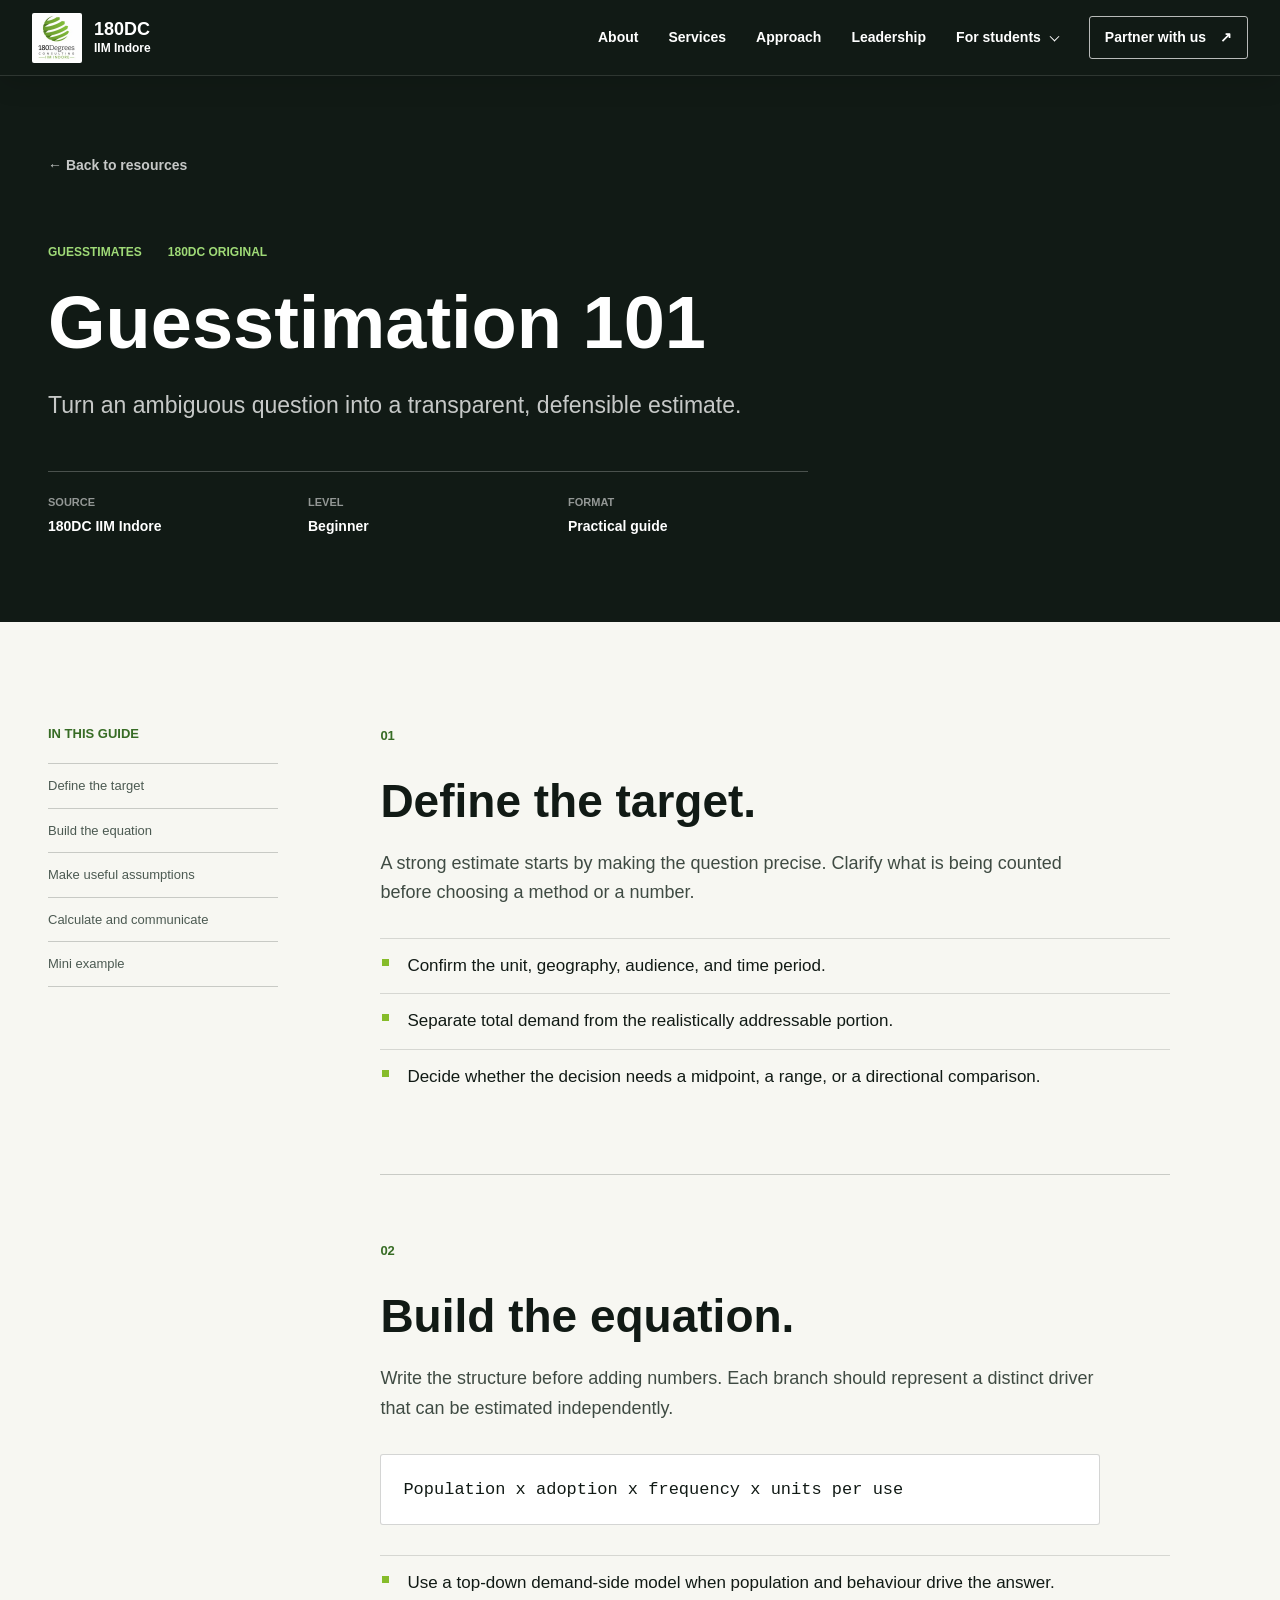
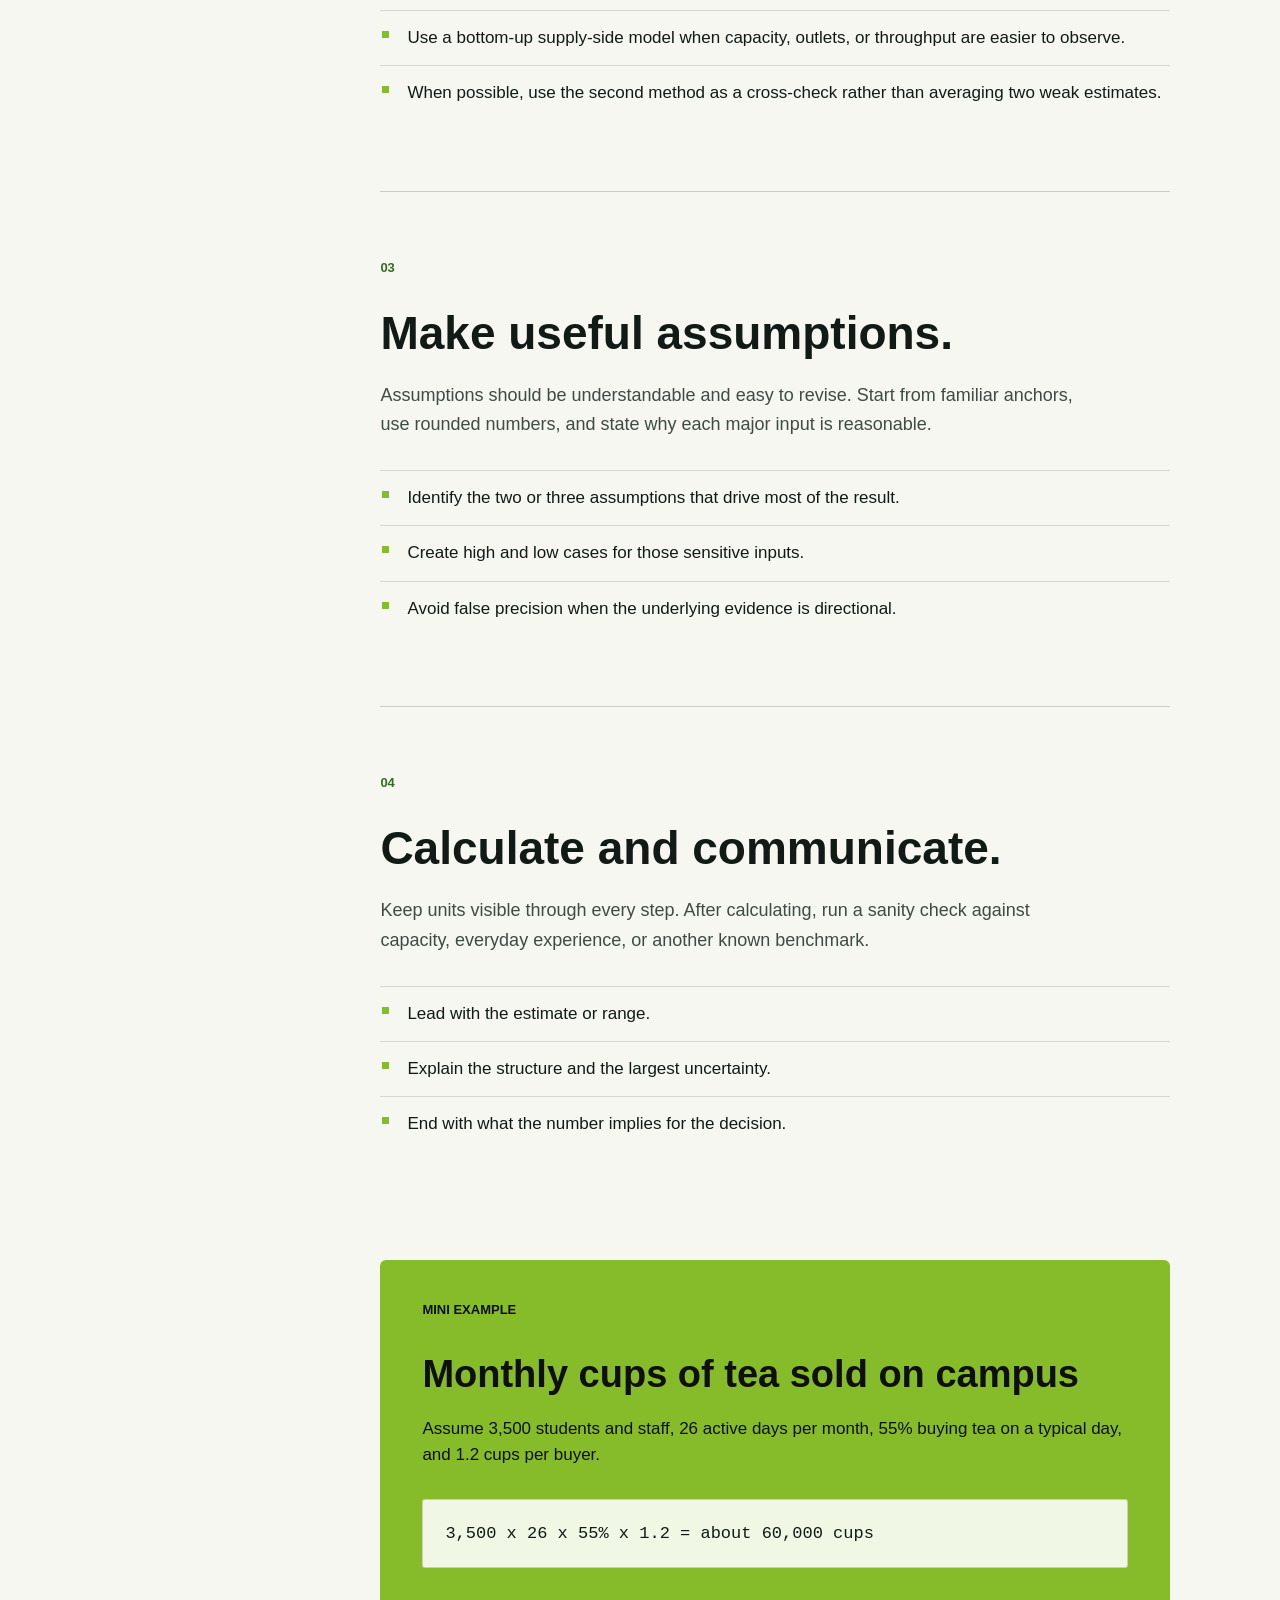
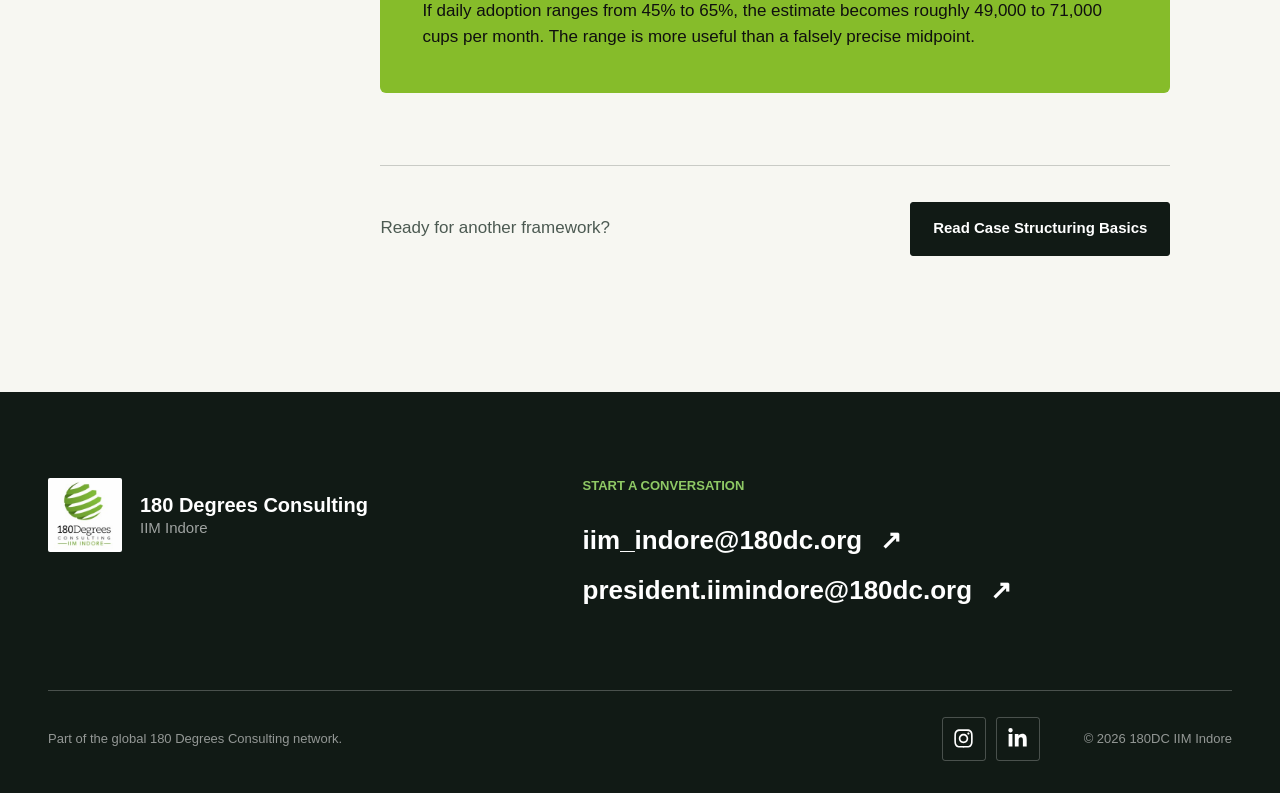
<file: resources/guesstimation-101.html>
<!doctype html>
<html lang="en">
<head>
  <meta charset="utf-8">
  <meta name="viewport" content="width=device-width, initial-scale=1">
  <meta name="description" content="A practical 180DC IIM Indore guide to structuring guesstimates and market-sizing problems.">
  <meta name="theme-color" content="#111a15">
  <title>Guesstimation 101 | 180DC IIM Indore</title>
  <link rel="icon" href="../assets/180dc-iim-indore-logo.jpg" type="image/jpeg">
  <link rel="stylesheet" href="../styles.css">
  <script>document.documentElement.classList.add('js');</script>
</head>
<body class="inner-page guide-page">
  <a class="skip-link" href="#main-content">Skip to content</a>

  <header class="site-header site-header--solid" data-header>
    <div class="site-header__inner">
      <a class="brand" href="../index.html#home" aria-label="180 Degrees Consulting IIM Indore, home">
        <img src="../assets/180dc-iim-indore-logo.jpg" width="200" height="200" alt="">
        <span class="brand__name">180DC</span>
        <span class="brand__place">IIM Indore</span>
      </a>
      <button class="menu-toggle" type="button" aria-expanded="false" aria-controls="site-navigation" aria-label="Open menu" data-menu-toggle>
        <span></span><span></span>
      </button>
      <nav class="site-nav" id="site-navigation" aria-label="Primary navigation" data-menu>
        <a href="../index.html#about">About</a>
        <a href="../index.html#services">Services</a>
        <a href="../index.html#approach">Approach</a>
        <a href="../index.html#leadership">Leadership</a>
        <details class="site-nav__group" data-nav-group>
          <summary>For students</summary>
          <div class="site-nav__submenu">
            <a href="https://www.instagram.com/180dc_iimi/" target="_blank" rel="noreferrer">Follow our work</a>
            <a href="../resources.html" aria-current="page">Resources</a>
          </div>
        </details>
        <a class="site-nav__cta" href="mailto:iim_indore@180dc.org?subject=Consulting%20Partnership%20Enquiry">Partner with us <span aria-hidden="true">&nearr;</span></a>
      </nav>
    </div>
  </header>

  <main id="main-content">
    <article class="guide">
      <header class="guide-hero">
        <div class="container guide-hero__inner">
          <a class="guide-back" href="../resources.html">&larr; Back to resources</a>
          <div class="guide-hero__labels">
            <span>Guesstimates</span>
            <span>180DC Original</span>
          </div>
          <h1>Guesstimation 101</h1>
          <p>Turn an ambiguous question into a transparent, defensible estimate.</p>
          <dl class="guide-hero__meta">
            <div><dt>Source</dt><dd>180DC IIM Indore</dd></div>
            <div><dt>Level</dt><dd>Beginner</dd></div>
            <div><dt>Format</dt><dd>Practical guide</dd></div>
          </dl>
        </div>
      </header>

      <div class="container guide-layout">
        <aside class="guide-toc" aria-label="On this page">
          <p class="eyebrow">In this guide</p>
          <ol>
            <li><a href="#define">Define the target</a></li>
            <li><a href="#equation">Build the equation</a></li>
            <li><a href="#assumptions">Make useful assumptions</a></li>
            <li><a href="#communicate">Calculate and communicate</a></li>
            <li><a href="#example">Mini example</a></li>
          </ol>
        </aside>

        <div class="guide-content">
          <section id="define">
            <span class="guide-content__number">01</span>
            <h2>Define the target.</h2>
            <p>A strong estimate starts by making the question precise. Clarify what is being counted before choosing a method or a number.</p>
            <ul>
              <li>Confirm the unit, geography, audience, and time period.</li>
              <li>Separate total demand from the realistically addressable portion.</li>
              <li>Decide whether the decision needs a midpoint, a range, or a directional comparison.</li>
            </ul>
          </section>

          <section id="equation">
            <span class="guide-content__number">02</span>
            <h2>Build the equation.</h2>
            <p>Write the structure before adding numbers. Each branch should represent a distinct driver that can be estimated independently.</p>
            <p class="guide-formula"><code>Population x adoption x frequency x units per use</code></p>
            <ul>
              <li>Use a top-down demand-side model when population and behaviour drive the answer.</li>
              <li>Use a bottom-up supply-side model when capacity, outlets, or throughput are easier to observe.</li>
              <li>When possible, use the second method as a cross-check rather than averaging two weak estimates.</li>
            </ul>
          </section>

          <section id="assumptions">
            <span class="guide-content__number">03</span>
            <h2>Make useful assumptions.</h2>
            <p>Assumptions should be understandable and easy to revise. Start from familiar anchors, use rounded numbers, and state why each major input is reasonable.</p>
            <ul>
              <li>Identify the two or three assumptions that drive most of the result.</li>
              <li>Create high and low cases for those sensitive inputs.</li>
              <li>Avoid false precision when the underlying evidence is directional.</li>
            </ul>
          </section>

          <section id="communicate">
            <span class="guide-content__number">04</span>
            <h2>Calculate and communicate.</h2>
            <p>Keep units visible through every step. After calculating, run a sanity check against capacity, everyday experience, or another known benchmark.</p>
            <ul>
              <li>Lead with the estimate or range.</li>
              <li>Explain the structure and the largest uncertainty.</li>
              <li>End with what the number implies for the decision.</li>
            </ul>
          </section>

          <aside class="guide-example" id="example" aria-labelledby="example-title">
            <p class="eyebrow">Mini example</p>
            <h2 id="example-title">Monthly cups of tea sold on campus</h2>
            <p>Assume 3,500 students and staff, 26 active days per month, 55% buying tea on a typical day, and 1.2 cups per buyer.</p>
            <p class="guide-formula"><code>3,500 x 26 x 55% x 1.2 = about 60,000 cups</code></p>
            <p>If daily adoption ranges from 45% to 65%, the estimate becomes roughly 49,000 to 71,000 cups per month. The range is more useful than a falsely precise midpoint.</p>
          </aside>

          <div class="guide-end">
            <p>Ready for another framework?</p>
            <a class="button button--dark" href="case-structuring-basics.html">Read Case Structuring Basics</a>
          </div>
        </div>
      </div>
    </article>
  </main>

  <footer class="site-footer">
    <div class="container footer-main">
      <div class="footer-brand">
        <img src="../assets/180dc-iim-indore-logo.jpg" width="200" height="200" alt="180 Degrees Consulting IIM Indore logo" loading="lazy">
        <div><strong>180 Degrees Consulting</strong><span>IIM Indore</span></div>
      </div>
      <div class="footer-contact">
        <p class="eyebrow eyebrow--light">Start a conversation</p>
        <a href="mailto:iim_indore@180dc.org">iim_indore@180dc.org <span aria-hidden="true">&nearr;</span></a>
        <a href="mailto:president.iimindore@180dc.org">president.iimindore@180dc.org <span aria-hidden="true">&nearr;</span></a>
      </div>
    </div>
    <div class="container footer-bottom">
      <p>Part of the global 180 Degrees Consulting network.</p>
      <nav class="footer-socials" aria-label="Social media">
        <a href="https://www.instagram.com/180dc_iimi/" target="_blank" rel="noreferrer" aria-label="Instagram" title="Instagram"><img src="../assets/instagram.svg" width="24" height="24" alt=""></a>
        <a href="https://www.linkedin.com/company/180degrees-consulting-iim-indore/posts/?feedView=all" target="_blank" rel="noreferrer" aria-label="LinkedIn" title="LinkedIn"><img src="../assets/linkedin.svg" width="24" height="24" alt=""></a>
      </nav>
      <p>&copy; <span data-year>2026</span> 180DC IIM Indore</p>
    </div>
  </footer>

  <script src="../script.js"></script>
</body>
</html>
</file>
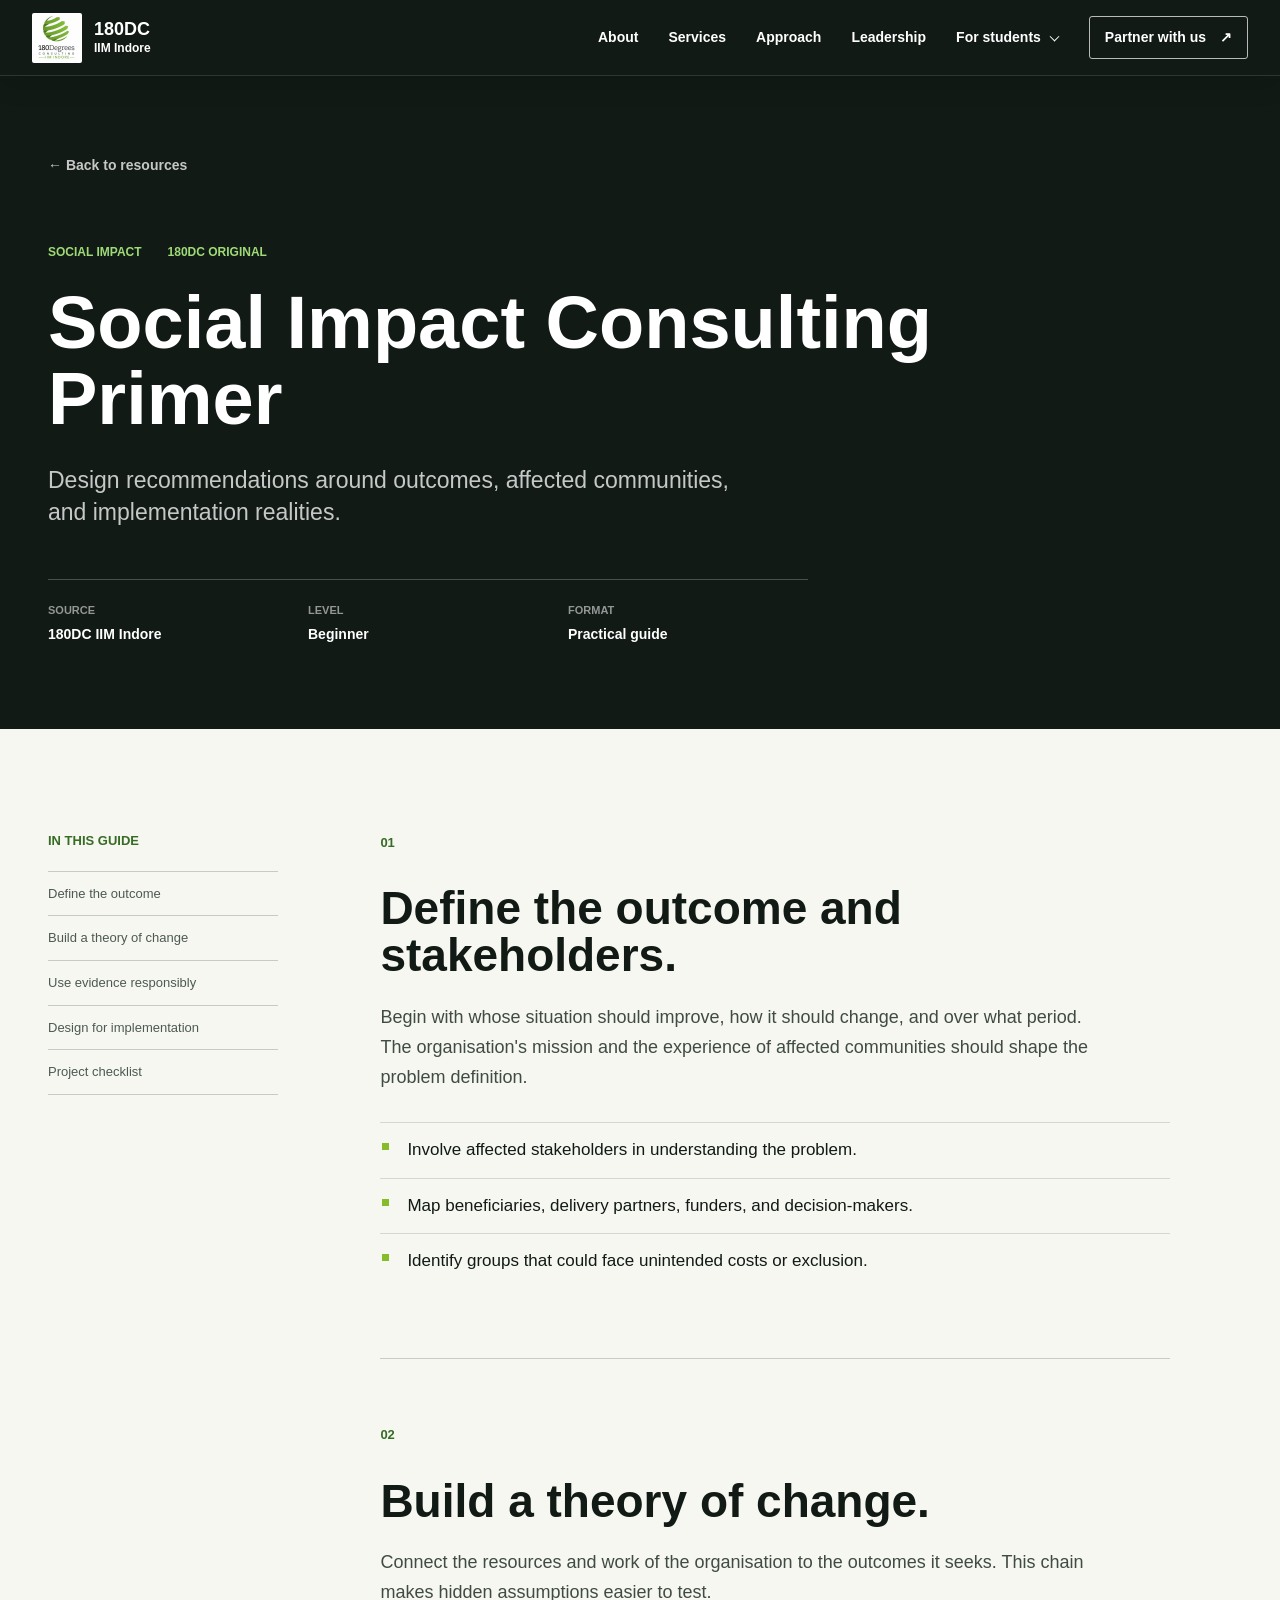
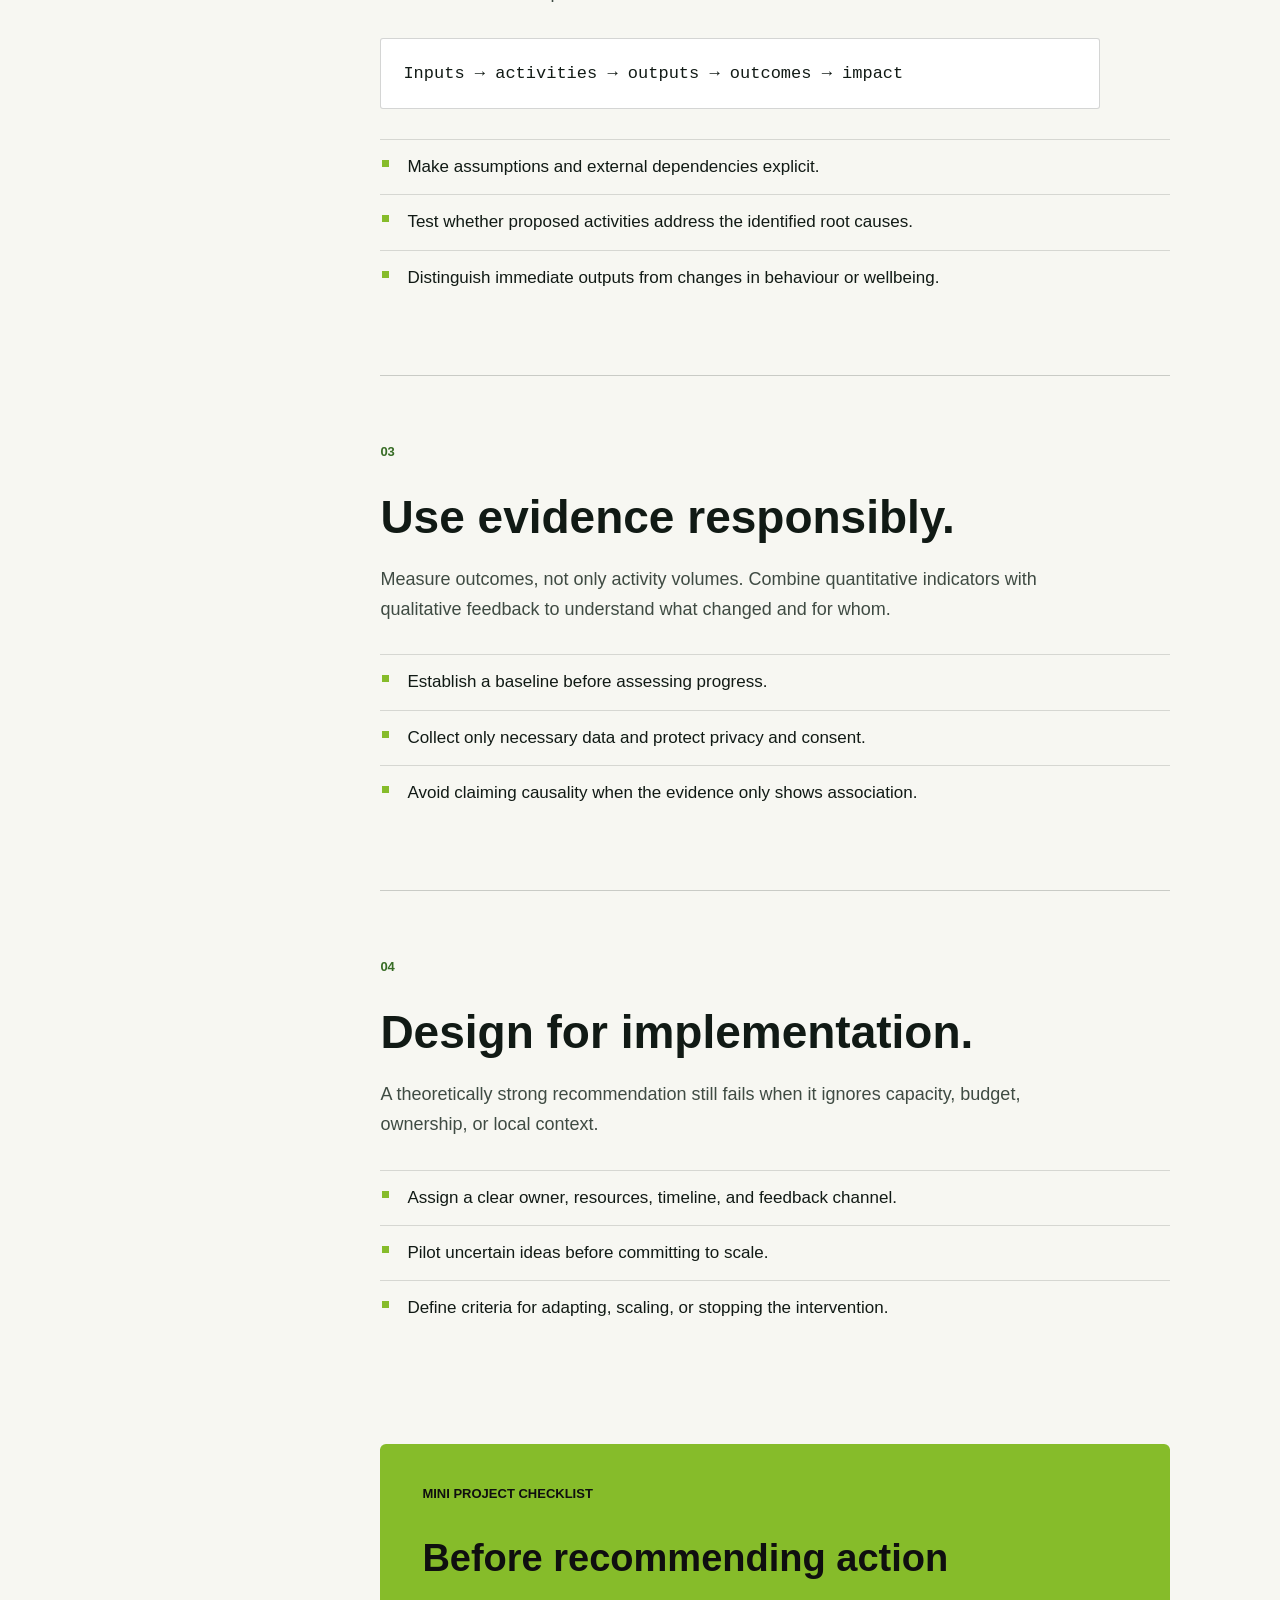
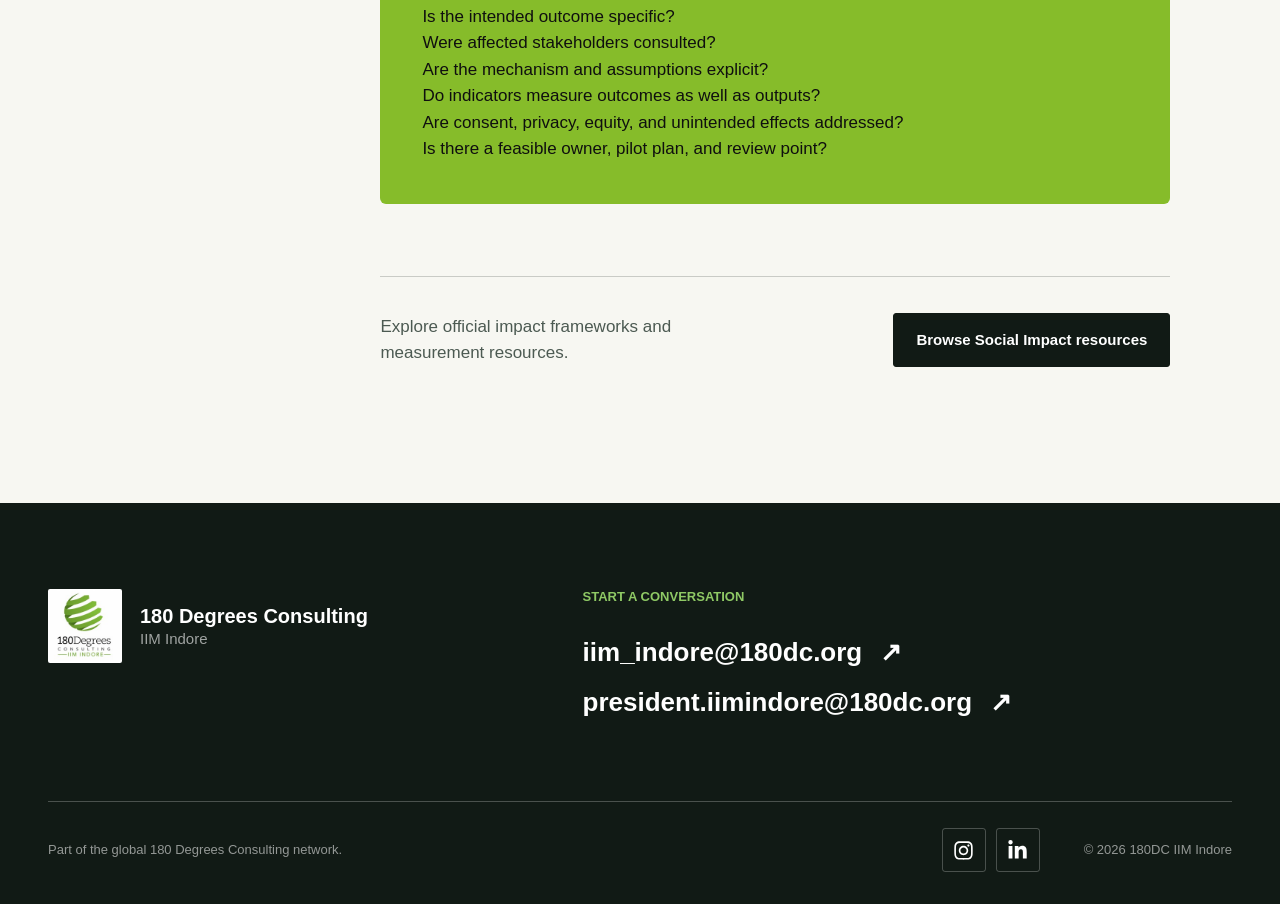
<file: resources/social-impact-consulting-primer.html>
<!doctype html>
<html lang="en">
<head>
  <meta charset="utf-8">
  <meta name="viewport" content="width=device-width, initial-scale=1">
  <meta name="description" content="A practical 180DC IIM Indore primer for responsible, outcome-focused social-impact consulting.">
  <meta name="theme-color" content="#111a15">
  <title>Social Impact Consulting Primer | 180DC IIM Indore</title>
  <link rel="icon" href="../assets/180dc-iim-indore-logo.jpg" type="image/jpeg">
  <link rel="stylesheet" href="../styles.css">
  <script>document.documentElement.classList.add('js');</script>
</head>
<body class="inner-page guide-page">
  <a class="skip-link" href="#main-content">Skip to content</a>

  <header class="site-header site-header--solid" data-header>
    <div class="site-header__inner">
      <a class="brand" href="../index.html#home" aria-label="180 Degrees Consulting IIM Indore, home">
        <img src="../assets/180dc-iim-indore-logo.jpg" width="200" height="200" alt="">
        <span class="brand__name">180DC</span>
        <span class="brand__place">IIM Indore</span>
      </a>
      <button class="menu-toggle" type="button" aria-expanded="false" aria-controls="site-navigation" aria-label="Open menu" data-menu-toggle>
        <span></span><span></span>
      </button>
      <nav class="site-nav" id="site-navigation" aria-label="Primary navigation" data-menu>
        <a href="../index.html#about">About</a>
        <a href="../index.html#services">Services</a>
        <a href="../index.html#approach">Approach</a>
        <a href="../index.html#leadership">Leadership</a>
        <details class="site-nav__group" data-nav-group>
          <summary>For students</summary>
          <div class="site-nav__submenu">
            <a href="https://www.instagram.com/180dc_iimi/" target="_blank" rel="noreferrer">Follow our work</a>
            <a href="../resources.html" aria-current="page">Resources</a>
          </div>
        </details>
        <a class="site-nav__cta" href="mailto:iim_indore@180dc.org?subject=Consulting%20Partnership%20Enquiry">Partner with us <span aria-hidden="true">&nearr;</span></a>
      </nav>
    </div>
  </header>

  <main id="main-content">
    <article class="guide">
      <header class="guide-hero">
        <div class="container guide-hero__inner">
          <a class="guide-back" href="../resources.html">&larr; Back to resources</a>
          <div class="guide-hero__labels">
            <span>Social Impact</span>
            <span>180DC Original</span>
          </div>
          <h1>Social Impact Consulting Primer</h1>
          <p>Design recommendations around outcomes, affected communities, and implementation realities.</p>
          <dl class="guide-hero__meta">
            <div><dt>Source</dt><dd>180DC IIM Indore</dd></div>
            <div><dt>Level</dt><dd>Beginner</dd></div>
            <div><dt>Format</dt><dd>Practical guide</dd></div>
          </dl>
        </div>
      </header>

      <div class="container guide-layout">
        <aside class="guide-toc" aria-label="On this page">
          <p class="eyebrow">In this guide</p>
          <ol>
            <li><a href="#outcome">Define the outcome</a></li>
            <li><a href="#theory">Build a theory of change</a></li>
            <li><a href="#evidence">Use evidence responsibly</a></li>
            <li><a href="#implementation">Design for implementation</a></li>
            <li><a href="#checklist">Project checklist</a></li>
          </ol>
        </aside>

        <div class="guide-content">
          <section id="outcome">
            <span class="guide-content__number">01</span>
            <h2>Define the outcome and stakeholders.</h2>
            <p>Begin with whose situation should improve, how it should change, and over what period. The organisation's mission and the experience of affected communities should shape the problem definition.</p>
            <ul>
              <li>Involve affected stakeholders in understanding the problem.</li>
              <li>Map beneficiaries, delivery partners, funders, and decision-makers.</li>
              <li>Identify groups that could face unintended costs or exclusion.</li>
            </ul>
          </section>

          <section id="theory">
            <span class="guide-content__number">02</span>
            <h2>Build a theory of change.</h2>
            <p>Connect the resources and work of the organisation to the outcomes it seeks. This chain makes hidden assumptions easier to test.</p>
            <p class="guide-formula"><code>Inputs &rarr; activities &rarr; outputs &rarr; outcomes &rarr; impact</code></p>
            <ul>
              <li>Make assumptions and external dependencies explicit.</li>
              <li>Test whether proposed activities address the identified root causes.</li>
              <li>Distinguish immediate outputs from changes in behaviour or wellbeing.</li>
            </ul>
          </section>

          <section id="evidence">
            <span class="guide-content__number">03</span>
            <h2>Use evidence responsibly.</h2>
            <p>Measure outcomes, not only activity volumes. Combine quantitative indicators with qualitative feedback to understand what changed and for whom.</p>
            <ul>
              <li>Establish a baseline before assessing progress.</li>
              <li>Collect only necessary data and protect privacy and consent.</li>
              <li>Avoid claiming causality when the evidence only shows association.</li>
            </ul>
          </section>

          <section id="implementation">
            <span class="guide-content__number">04</span>
            <h2>Design for implementation.</h2>
            <p>A theoretically strong recommendation still fails when it ignores capacity, budget, ownership, or local context.</p>
            <ul>
              <li>Assign a clear owner, resources, timeline, and feedback channel.</li>
              <li>Pilot uncertain ideas before committing to scale.</li>
              <li>Define criteria for adapting, scaling, or stopping the intervention.</li>
            </ul>
          </section>

          <aside class="guide-example" id="checklist" aria-labelledby="checklist-title">
            <p class="eyebrow">Mini project checklist</p>
            <h2 id="checklist-title">Before recommending action</h2>
            <ul class="guide-checklist">
              <li>Is the intended outcome specific?</li>
              <li>Were affected stakeholders consulted?</li>
              <li>Are the mechanism and assumptions explicit?</li>
              <li>Do indicators measure outcomes as well as outputs?</li>
              <li>Are consent, privacy, equity, and unintended effects addressed?</li>
              <li>Is there a feasible owner, pilot plan, and review point?</li>
            </ul>
          </aside>

          <div class="guide-end">
            <p>Explore official impact frameworks and measurement resources.</p>
            <a class="button button--dark" href="../resources.html">Browse Social Impact resources</a>
          </div>
        </div>
      </div>
    </article>
  </main>

  <footer class="site-footer">
    <div class="container footer-main">
      <div class="footer-brand">
        <img src="../assets/180dc-iim-indore-logo.jpg" width="200" height="200" alt="180 Degrees Consulting IIM Indore logo" loading="lazy">
        <div><strong>180 Degrees Consulting</strong><span>IIM Indore</span></div>
      </div>
      <div class="footer-contact">
        <p class="eyebrow eyebrow--light">Start a conversation</p>
        <a href="mailto:iim_indore@180dc.org">iim_indore@180dc.org <span aria-hidden="true">&nearr;</span></a>
        <a href="mailto:president.iimindore@180dc.org">president.iimindore@180dc.org <span aria-hidden="true">&nearr;</span></a>
      </div>
    </div>
    <div class="container footer-bottom">
      <p>Part of the global 180 Degrees Consulting network.</p>
      <nav class="footer-socials" aria-label="Social media">
        <a href="https://www.instagram.com/180dc_iimi/" target="_blank" rel="noreferrer" aria-label="Instagram" title="Instagram"><img src="../assets/instagram.svg" width="24" height="24" alt=""></a>
        <a href="https://www.linkedin.com/company/180degrees-consulting-iim-indore/posts/?feedView=all" target="_blank" rel="noreferrer" aria-label="LinkedIn" title="LinkedIn"><img src="../assets/linkedin.svg" width="24" height="24" alt=""></a>
      </nav>
      <p>&copy; <span data-year>2026</span> 180DC IIM Indore</p>
    </div>
  </footer>

  <script src="../script.js"></script>
</body>
</html>
</file>
<file: styles.css>
:root {
  --ink: #111a15;
  --ink-soft: #243129;
  --paper: #f7f7f2;
  --white: #ffffff;
  --green: #5aa22f;
  --green-dark: #376c25;
  --brand-green: #86bc2a;
  --brand-ink: #0f0f0f;
  --sage: #dfe8db;
  --line: rgba(17, 26, 21, 0.2);
  --line-light: rgba(255, 255, 255, 0.24);
  --container: 1240px;
  --header-height: 88px;
  color-scheme: light;
}

* {
  box-sizing: border-box;
}

html {
  scroll-behavior: smooth;
  scroll-padding-top: var(--header-height);
}

body {
  margin: 0;
  color: var(--ink);
  background: var(--paper);
  font-family: Aptos, "Segoe UI", Arial, sans-serif;
  font-size: 17px;
  line-height: 1.55;
  letter-spacing: 0;
  -webkit-font-smoothing: antialiased;
}

body.menu-open {
  overflow: hidden;
}

img {
  display: block;
  max-width: 100%;
  height: auto;
}

a {
  color: inherit;
}

button,
a {
  -webkit-tap-highlight-color: transparent;
}

button,
input,
textarea,
select {
  font: inherit;
  letter-spacing: 0;
}

::selection {
  color: var(--white);
  background: var(--green-dark);
}

.skip-link {
  position: fixed;
  z-index: 1000;
  top: 12px;
  left: 12px;
  padding: 10px 16px;
  color: var(--ink);
  background: var(--white);
  transform: translateY(-160%);
  transition: transform 180ms ease;
}

.skip-link:focus {
  transform: translateY(0);
}

.container {
  width: min(calc(100% - 96px), var(--container));
  margin-inline: auto;
}

.section {
  padding: 132px 0;
}

.section--light {
  background: var(--paper);
}

.section--ink {
  color: var(--white);
  background: var(--ink);
}

.section--brand {
  color: var(--brand-ink);
  background: var(--brand-green);
}

.eyebrow {
  margin: 0 0 26px;
  color: var(--green-dark);
  font-size: 13px;
  font-weight: 700;
  line-height: 1.2;
  text-transform: uppercase;
  letter-spacing: 0;
}

.eyebrow--light {
  color: var(--white);
}

.eyebrow--green {
  color: #86cb58;
}

h1,
h2,
h3,
p {
  letter-spacing: 0;
}

h1,
h2,
h3 {
  margin-top: 0;
  font-family: "Aptos Display", Aptos, "Segoe UI", Arial, sans-serif;
  font-weight: 650;
  line-height: 1.02;
}

h2 {
  max-width: 880px;
  margin-bottom: 0;
  font-size: 60px;
}

h3 {
  font-size: 28px;
}

p {
  margin-top: 0;
}

.lead {
  color: var(--ink);
  font-size: 25px;
  line-height: 1.35;
}

.button {
  display: inline-flex;
  min-height: 54px;
  align-items: center;
  justify-content: center;
  gap: 20px;
  padding: 14px 22px;
  border: 1px solid transparent;
  border-radius: 3px;
  font-size: 15px;
  font-weight: 700;
  line-height: 1.1;
  text-decoration: none;
  transition: color 180ms ease, background 180ms ease, border-color 180ms ease, transform 180ms ease;
}

.button:hover {
  transform: translateY(-2px);
}

.button:focus-visible,
.text-link:focus-visible,
.site-nav a:focus-visible,
.site-nav summary:focus-visible,
.footer-socials a:focus-visible,
.footer-contact a:focus-visible,
.resource-filter:focus-visible,
.resource-search input:focus-visible,
.resource-card__action:focus-visible,
.guide-back:focus-visible,
.guide-toc a:focus-visible {
  outline: 3px solid var(--green);
  outline-offset: 4px;
}

.button--primary {
  color: var(--white);
  background: var(--green-dark);
  border-color: var(--green-dark);
}

.button--primary:hover {
  background: #2c5a1d;
  border-color: #2c5a1d;
}

.button--ghost {
  color: var(--white);
  background: transparent;
  border-color: rgba(255, 255, 255, 0.75);
}

.button--ghost:hover {
  color: var(--ink);
  background: var(--white);
}

.button--dark {
  color: var(--white);
  background: var(--ink);
  border-color: var(--ink);
}

.button--dark:hover {
  color: var(--ink);
  background: transparent;
}

.button--light {
  color: var(--ink);
  background: var(--white);
  border-color: var(--white);
}

.button--light:hover {
  color: var(--white);
  background: transparent;
}

.text-link {
  display: inline-flex;
  align-items: center;
  gap: 18px;
  padding-bottom: 4px;
  border-bottom: 1px solid currentColor;
  font-size: 15px;
  font-weight: 700;
  text-decoration: none;
}

.text-link span,
.button span,
.site-nav__cta span,
.footer-contact span,
.footer-socials span {
  transition: transform 180ms ease;
}

.text-link:hover span,
.button:hover span,
.site-nav__cta:hover span,
.footer-contact a:hover span,
.footer-socials a:hover span {
  transform: translate(3px, -3px);
}

.site-header {
  position: fixed;
  z-index: 100;
  top: 0;
  right: 0;
  left: 0;
  height: var(--header-height);
  color: var(--white);
  border-bottom: 1px solid transparent;
  transition: height 220ms ease, background 220ms ease, border-color 220ms ease, box-shadow 220ms ease;
}

.site-header.is-scrolled,
.site-header.is-open,
.site-header--solid {
  height: 76px;
  background: var(--ink);
  border-color: rgba(255, 255, 255, 0.12);
  box-shadow: 0 8px 24px rgba(0, 0, 0, 0.12);
}

.site-header__inner {
  width: min(calc(100% - 64px), 1380px);
  height: 100%;
  margin-inline: auto;
  display: flex;
  align-items: center;
  justify-content: space-between;
}

.brand {
  display: grid;
  grid-template-columns: 50px auto;
  grid-template-rows: 1fr 1fr;
  column-gap: 12px;
  color: inherit;
  line-height: 1;
  text-decoration: none;
}

.brand img {
  width: 50px;
  height: 50px;
  grid-row: 1 / 3;
  object-fit: cover;
  border-radius: 2px;
}

.brand__name {
  align-self: end;
  font-size: 18px;
  font-weight: 750;
}

.brand__place {
  align-self: start;
  margin-top: 4px;
  font-size: 12px;
  font-weight: 600;
}

.site-nav {
  display: flex;
  align-items: center;
  gap: 30px;
}

.site-nav a {
  position: relative;
  font-size: 14px;
  font-weight: 650;
  text-decoration: none;
}

.site-nav__group {
  position: relative;
}

.site-nav__group summary {
  position: relative;
  padding-right: 18px;
  font-size: 14px;
  font-weight: 650;
  list-style: none;
  cursor: pointer;
}

.site-nav__group summary::-webkit-details-marker {
  display: none;
}

.site-nav__group summary::after {
  position: absolute;
  top: 50%;
  right: 1px;
  width: 6px;
  height: 6px;
  border-right: 1px solid currentColor;
  border-bottom: 1px solid currentColor;
  content: "";
  transform: translateY(-70%) rotate(45deg);
  transition: transform 180ms ease;
}

.site-nav__group[open] summary::after {
  transform: translateY(-30%) rotate(225deg);
}

.site-nav__submenu {
  position: absolute;
  top: calc(100% + 18px);
  left: -18px;
  width: 204px;
  padding: 8px;
  color: var(--ink);
  background: var(--white);
  border: 1px solid rgba(17, 26, 21, 0.12);
  border-radius: 3px;
  box-shadow: 0 18px 40px rgba(0, 0, 0, 0.18);
}

.site-nav__submenu a {
  display: block;
  padding: 12px 11px;
  border-radius: 2px;
}

.site-nav__submenu a:hover,
.site-nav__submenu a[aria-current="page"] {
  background: var(--sage);
}

.site-nav > a:not(.site-nav__cta)::after {
  position: absolute;
  right: 0;
  bottom: -6px;
  left: 0;
  height: 1px;
  background: currentColor;
  content: "";
  transform: scaleX(0);
  transform-origin: right;
  transition: transform 180ms ease;
}

.site-nav > a:not(.site-nav__cta):hover::after {
  transform: scaleX(1);
  transform-origin: left;
}

.site-nav__cta {
  display: inline-flex;
  min-height: 42px;
  align-items: center;
  gap: 14px;
  padding: 10px 15px;
  border: 1px solid rgba(255, 255, 255, 0.7);
  border-radius: 3px;
}

.site-nav__cta:hover {
  color: var(--ink);
  background: var(--white);
}

.menu-toggle {
  display: none;
}

.hero {
  position: relative;
  height: calc(100svh - 54px);
  min-height: 560px;
  overflow: hidden;
  color: var(--white);
  background: var(--ink);
}

.hero__image,
.hero__overlay {
  position: absolute;
  inset: 0;
  width: 100%;
  height: 100%;
}

.hero__image {
  object-fit: cover;
  object-position: 61% center;
  transform: scale(1.015);
  animation: hero-settle 1.8s cubic-bezier(0.22, 1, 0.36, 1) forwards;
}

.hero__overlay {
  background: rgba(7, 16, 11, 0.48);
}

.hero__content {
  position: relative;
  z-index: 1;
  height: 100%;
  display: flex;
  flex-direction: column;
  justify-content: center;
  align-items: flex-start;
  padding-top: 84px;
}

.hero h1 {
  width: 100%;
  max-width: 980px;
  margin: 0 0 26px;
  font-size: 76px;
  text-wrap: balance;
}

.hero__statement {
  width: 100%;
  max-width: 780px;
  margin: 0 0 14px;
  font-size: 30px;
  font-weight: 600;
  line-height: 1.2;
}

.hero__copy {
  width: 100%;
  max-width: 650px;
  margin: 0 0 34px;
  color: rgba(255, 255, 255, 0.92);
  font-size: 18px;
}

.hero__actions {
  display: flex;
  gap: 12px;
}

.hero__scroll {
  position: absolute;
  z-index: 2;
  right: 38px;
  bottom: 28px;
  display: flex;
  align-items: center;
  gap: 14px;
  color: var(--white);
  font-size: 12px;
  font-weight: 700;
  text-decoration: none;
  text-transform: uppercase;
  transform: rotate(90deg) translateX(-100%);
  transform-origin: left bottom;
}

.hero__scroll-line {
  display: block;
  width: 54px;
  height: 1px;
  overflow: hidden;
  background: rgba(255, 255, 255, 0.45);
}

.hero__scroll-line::after {
  display: block;
  width: 100%;
  height: 100%;
  background: var(--white);
  content: "";
  animation: scroll-line 2s ease-in-out infinite;
}

.about-grid {
  display: grid;
  grid-template-columns: minmax(0, 1.05fr) minmax(360px, 0.7fr);
  gap: 110px;
  align-items: start;
}

.about-copy {
  padding-top: 38px;
  color: #415048;
}

.about-copy p:not(.lead) {
  margin-bottom: 22px;
}

.about-copy .text-link {
  margin-top: 10px;
  color: var(--ink);
}

.value-lines {
  display: grid;
  grid-template-columns: repeat(3, minmax(0, 1fr));
  gap: 38px;
  margin-top: 104px;
}

.value-line {
  display: grid;
  grid-template-columns: 38px 1fr;
  padding-top: 22px;
  border-top: 1px solid var(--line);
}

.value-line > span {
  grid-row: 1 / 3;
  color: var(--green-dark);
  font-size: 12px;
  font-weight: 750;
}

.value-line strong {
  font-size: 20px;
}

.value-line p {
  margin: 7px 0 0;
  color: #59665f;
  font-size: 15px;
}

.chapter-figure {
  position: relative;
  width: 100%;
  margin: 0;
  overflow: hidden;
  background: var(--ink);
}

.chapter-figure img {
  width: 100%;
  aspect-ratio: 3 / 2;
  object-fit: cover;
}

.chapter-figure figcaption {
  position: absolute;
  right: 0;
  bottom: 0;
  display: flex;
  width: min(560px, calc(100% - 48px));
  min-height: 96px;
  align-items: center;
  justify-content: space-between;
  gap: 20px;
  padding: 22px 30px;
  color: var(--white);
  background: var(--ink);
}

.chapter-figure figcaption span {
  color: #8fc965;
  font-size: 12px;
  font-weight: 750;
  text-transform: uppercase;
}

.chapter-figure figcaption strong {
  font-size: 19px;
  text-align: right;
}

.section-heading--split {
  display: grid;
  grid-template-columns: minmax(0, 1.2fr) minmax(300px, 0.5fr);
  gap: 100px;
  align-items: end;
}

.section-heading--split > p {
  margin: 0 0 8px;
  font-size: 18px;
}

.section--ink .section-heading--split > p {
  color: rgba(255, 255, 255, 0.68);
}

.services-grid {
  display: grid;
  grid-template-columns: repeat(2, minmax(0, 1fr));
  gap: 16px;
  margin-top: 72px;
}

.service-card {
  min-height: 330px;
  display: flex;
  flex-direction: column;
  padding: 34px;
  border: 1px solid rgba(255, 255, 255, 0.16);
  border-radius: 6px;
  background: rgba(255, 255, 255, 0.035);
  transition: background 200ms ease, border-color 200ms ease, transform 200ms ease;
}

.service-card:hover {
  background: rgba(255, 255, 255, 0.07);
  border-color: rgba(134, 203, 88, 0.7);
  transform: translateY(-4px);
}

.service-card__top {
  display: flex;
  justify-content: space-between;
  color: #8fc965;
  font-size: 13px;
  font-weight: 750;
}

.service-card h3 {
  max-width: 430px;
  margin: auto 0 18px;
  font-size: 34px;
}

.service-card p {
  max-width: 500px;
  margin: 0;
  color: rgba(255, 255, 255, 0.67);
  font-size: 16px;
}

.exchange {
  background: var(--sage);
}

.exchange h2 {
  margin-bottom: 80px;
}

.exchange-grid {
  display: grid;
  grid-template-columns: repeat(2, minmax(0, 1fr));
  border-top: 1px solid var(--line);
  border-bottom: 1px solid var(--line);
}

.exchange-grid article {
  position: relative;
  min-height: 460px;
  padding: 54px 56px 54px 0;
}

.exchange-grid article + article {
  padding-right: 0;
  padding-left: 56px;
  border-left: 1px solid var(--line);
}

.exchange-grid__number {
  position: absolute;
  top: 44px;
  right: 22px;
  color: rgba(17, 26, 21, 0.12);
  font-size: 92px;
  font-weight: 700;
  line-height: 1;
}

.exchange-grid__for {
  color: var(--green-dark);
  font-size: 13px;
  font-weight: 750;
  text-transform: uppercase;
}

.exchange-grid h3 {
  max-width: 430px;
  margin: 62px 0 22px;
  font-size: 36px;
}

.exchange-grid article > p:not(.exchange-grid__for) {
  max-width: 470px;
  color: #4c5a52;
}

.exchange-grid .text-link {
  margin-top: 22px;
}

.learning-framework {
  background: var(--white);
}

.learning-framework__heading > p {
  color: #4c5a52;
}

.learning-framework__heading a {
  text-decoration-color: var(--brand-green);
  text-decoration-thickness: 2px;
  text-underline-offset: 4px;
}

.learning-pillars {
  display: grid;
  grid-template-columns: repeat(3, minmax(0, 1fr));
  margin-top: 86px;
  margin-bottom: 0;
  padding-left: 0;
  list-style: none;
}

.learning-pillars li {
  min-width: 0;
  min-height: 330px;
  padding: 26px 40px 0;
  border-top: 2px solid var(--ink);
}

.learning-pillars li:first-child {
  padding-left: 0;
}

.learning-pillars li + li {
  border-left: 1px solid var(--line);
}

.learning-pillars li:last-child {
  padding-right: 0;
}

.learning-pillars__number {
  display: block;
  margin-bottom: 66px;
  color: #536158;
  font-size: 13px;
  font-weight: 750;
}

.learning-pillars__gloss {
  margin: 0 0 12px;
  color: var(--green-dark);
  font-size: 13px;
  font-weight: 750;
  text-transform: uppercase;
}

.learning-pillars h3 {
  margin: 0 0 20px;
  font-size: 50px;
}

.learning-pillars li > p:last-child {
  max-width: 340px;
  margin: 0;
  color: #4c5a52;
  font-size: 16px;
}

.section--brand .section-heading--split > p {
  color: rgba(15, 15, 15, 0.72);
}

.section--brand .process-list li,
.section--brand .process-list li::before {
  border-color: var(--brand-ink);
}

.section--brand .process-list p {
  color: rgba(15, 15, 15, 0.72);
}

.process-list {
  display: grid;
  grid-template-columns: repeat(4, minmax(0, 1fr));
  margin-top: 86px;
  margin-bottom: 0;
  padding-left: 0;
  list-style: none;
}

.process-list li {
  position: relative;
  min-height: 286px;
  padding: 28px 26px 0;
  border-top: 2px solid var(--ink);
}

.process-list li::before {
  position: absolute;
  top: -7px;
  left: 0;
  width: 12px;
  height: 12px;
  border: 2px solid var(--ink);
  border-radius: 50%;
  background: var(--brand-green);
  content: "";
}

.process-list li > span {
  font-size: 13px;
  font-weight: 750;
}

.process-list h3 {
  margin: 92px 0 12px;
  font-size: 30px;
}

.process-list p {
  margin: 0;
  color: rgba(17, 26, 21, 0.7);
  font-size: 15px;
}

.leadership {
  background: var(--paper);
}

.leadership-heading {
  display: grid;
  grid-template-columns: minmax(0, 1.1fr) minmax(320px, 0.65fr);
  gap: 80px;
  align-items: end;
}

.leadership-heading > p {
  max-width: 520px;
  margin: 0 0 8px;
  color: #536158;
  font-size: 18px;
}

.leadership-carousel {
  min-width: 0;
  margin-top: 72px;
}

.leadership-carousel__viewport,
.leadership-carousel__track,
.leader-slide,
.leader-slide__content {
  min-width: 0;
}

.leadership-carousel__viewport {
  touch-action: pan-y;
}

.leadership-carousel__track {
  margin: 0;
  padding: 0;
  list-style: none;
}

.leader-slide {
  display: grid;
  grid-template-columns: minmax(280px, 440px) minmax(0, 1fr);
  gap: 88px;
  align-items: center;
}

.leader-slide + .leader-slide {
  margin-top: 96px;
  padding-top: 96px;
  border-top: 1px solid var(--line);
}

.leadership-carousel.is-ready .leadership-carousel__track {
  display: grid;
}

.leadership-carousel.is-ready .leader-slide {
  grid-area: 1 / 1;
  z-index: 0;
  opacity: 0;
  pointer-events: none;
  visibility: hidden;
  transform: translateY(14px);
  transition:
    opacity 900ms cubic-bezier(0.22, 1, 0.36, 1),
    transform 900ms cubic-bezier(0.22, 1, 0.36, 1),
    visibility 0s linear 900ms;
}

.leadership-carousel.is-ready .leader-slide + .leader-slide {
  margin-top: 0;
  padding-top: 0;
  border-top: 0;
}

.leadership-carousel.is-ready .leader-slide.is-active {
  z-index: 1;
  opacity: 1;
  pointer-events: auto;
  visibility: visible;
  transform: translateY(0);
  transition-delay: 0s;
}

.leader-slide__media {
  position: relative;
  width: 100%;
  max-width: 440px;
  aspect-ratio: 4 / 5;
  margin: 0;
}

.leader-slide__media::before {
  position: absolute;
  top: -18px;
  right: -18px;
  width: 44%;
  height: 38%;
  background: var(--brand-green);
  content: "";
}

.leader-slide__media img {
  position: relative;
  z-index: 1;
  width: 100%;
  height: 100%;
  object-fit: cover;
  object-position: 50% 50%;
}

.leader-slide__media--prahith img {
  object-position: 50% 28%;
}

.leader-slide__media--presidents img {
  object-position: 50% 50%;
}

.leader-slide__media--aditya img {
  object-position: 52% 50%;
}

.leader-slide__role {
  margin: 0 0 18px;
  color: var(--green-dark);
  font-size: 14px;
  font-weight: 750;
  text-transform: uppercase;
}

.leader-slide h3 {
  max-width: 680px;
  margin-bottom: 34px;
  font-size: 60px;
  overflow-wrap: anywhere;
}

.leader-slide__chapter {
  margin: 0;
  color: #536158;
  font-size: 16px;
  font-weight: 650;
  line-height: 1.4;
}

.pathways {
  display: grid;
  grid-template-columns: repeat(2, minmax(0, 1fr));
}

.pathway {
  min-height: 620px;
  display: flex;
  align-items: flex-end;
  padding: 76px max(48px, calc((100vw - var(--container)) / 2));
}

.pathway > div {
  max-width: 520px;
}

.pathway h2 {
  margin-bottom: 28px;
  font-size: 54px;
}

.pathway p:not(.eyebrow) {
  margin-bottom: 34px;
  font-size: 18px;
}

.pathway__actions {
  display: flex;
  flex-wrap: wrap;
  align-items: center;
  gap: 24px;
}

.pathway__actions .text-link {
  color: var(--brand-ink);
}

.pathway--partner {
  color: var(--white);
  background: var(--green-dark);
}

.pathway--partner p:not(.eyebrow) {
  color: rgba(255, 255, 255, 0.78);
}

.pathway--join {
  color: var(--brand-ink);
  background: var(--brand-green);
}

.pathway--join .button--dark {
  color: var(--white);
  background: var(--brand-ink);
  border-color: var(--brand-ink);
}

.pathway--join .button--dark:hover {
  color: var(--brand-ink);
  background: var(--white);
  border-color: var(--white);
}

.site-footer {
  padding: 86px 0 32px;
  color: var(--white);
  background: var(--ink);
}

.footer-main {
  display: grid;
  grid-template-columns: 0.7fr 1fr;
  gap: 80px;
  align-items: start;
  padding-bottom: 74px;
}

.footer-brand {
  display: flex;
  align-items: center;
  gap: 18px;
}

.footer-brand img {
  width: 74px;
  height: 74px;
  object-fit: cover;
  border-radius: 2px;
}

.footer-brand div {
  display: flex;
  flex-direction: column;
  line-height: 1.3;
}

.footer-brand strong {
  font-size: 20px;
}

.footer-brand span {
  color: rgba(255, 255, 255, 0.6);
  font-size: 15px;
}

.footer-contact {
  display: flex;
  flex-direction: column;
  align-items: flex-start;
}

.footer-contact .eyebrow {
  margin-bottom: 22px;
  color: #8fc965;
}

.footer-contact a {
  display: inline-flex;
  align-items: center;
  gap: 18px;
  padding: 5px 0;
  font-size: 26px;
  font-weight: 600;
  text-decoration: none;
}

.footer-bottom {
  display: grid;
  grid-template-columns: 1fr auto auto;
  gap: 44px;
  align-items: center;
  padding-top: 26px;
  border-top: 1px solid var(--line-light);
  color: rgba(255, 255, 255, 0.55);
  font-size: 13px;
}

.footer-bottom p {
  margin: 0;
}

.footer-socials {
  display: flex;
  gap: 10px;
}

.footer-socials a {
  width: 44px;
  height: 44px;
  display: grid;
  place-items: center;
  border: 1px solid var(--line-light);
  border-radius: 3px;
  color: var(--white);
  text-decoration: none;
  transition: background 180ms ease, border-color 180ms ease, transform 180ms ease;
}

.footer-socials a:hover {
  background: var(--green-dark);
  border-color: var(--green-dark);
  transform: translateY(-2px);
}

.footer-socials img {
  width: 21px;
  height: 21px;
}

/* Student resource library */
.resource-hero {
  padding: calc(var(--header-height) + 76px) 0 88px;
  color: var(--brand-ink);
  background: var(--brand-green);
}

.resource-hero__inner {
  display: grid;
  grid-template-columns: minmax(0, 1.55fr) minmax(280px, 0.65fr);
  gap: 80px;
  align-items: end;
}

.resource-hero .eyebrow {
  grid-column: 1 / -1;
  margin-bottom: -34px;
  color: var(--brand-ink);
}

.resource-hero h1 {
  max-width: 900px;
  margin-bottom: 0;
  font-size: 72px;
}

.resource-hero__inner > p:last-child {
  margin-bottom: 3px;
  font-size: 19px;
  line-height: 1.5;
}

.resource-library {
  padding: 118px 0 136px;
  background: var(--paper);
}

.resource-library__heading {
  display: grid;
  grid-template-columns: minmax(0, 1.35fr) minmax(280px, 0.65fr);
  gap: 80px;
  align-items: end;
}

.resource-library__heading h2 {
  font-size: 56px;
}

.resource-library__heading > p {
  max-width: 430px;
  margin-bottom: 3px;
  color: #4c5a52;
  font-size: 17px;
}

.resource-toolbar {
  margin-top: 72px;
}

.resource-search {
  max-width: 720px;
}

.resource-search label {
  display: block;
  margin-bottom: 10px;
  font-size: 14px;
  font-weight: 750;
}

.resource-search input {
  width: 100%;
  min-height: 60px;
  padding: 15px 18px;
  border: 1px solid rgba(17, 26, 21, 0.48);
  border-radius: 3px;
  color: var(--ink);
  background: var(--white);
  outline: none;
  transition: border-color 180ms ease, box-shadow 180ms ease;
}

.resource-search input::placeholder {
  color: #667168;
  opacity: 1;
}

.resource-search input:focus-visible {
  border-color: var(--green-dark);
  box-shadow: 0 0 0 3px rgba(90, 162, 47, 0.18);
}

.resource-filters {
  display: flex;
  flex-wrap: wrap;
  gap: 9px;
  margin-top: 24px;
}

.resource-filter {
  min-height: 42px;
  padding: 9px 13px;
  border: 1px solid rgba(17, 26, 21, 0.3);
  border-radius: 3px;
  color: var(--ink);
  background: transparent;
  font-size: 13px;
  font-weight: 700;
  line-height: 1.2;
  cursor: pointer;
  transition: color 160ms ease, background 160ms ease, border-color 160ms ease;
}

.resource-filter:hover {
  border-color: var(--ink);
}

.resource-filter[aria-pressed="true"] {
  color: var(--white);
  background: var(--ink);
  border-color: var(--ink);
}

.resource-status {
  margin: 44px 0 18px;
  color: #556159;
  font-size: 14px;
}

.resource-grid {
  display: grid;
  grid-template-columns: repeat(3, minmax(0, 1fr));
  gap: 20px;
}

.resource-card {
  position: relative;
  min-width: 0;
  min-height: 430px;
  display: flex;
  flex-direction: column;
  padding: 30px;
  overflow: hidden;
  border: 1px solid rgba(17, 26, 21, 0.2);
  border-radius: 6px;
  background: var(--white);
}

.resource-card--featured::before {
  position: absolute;
  top: 0;
  right: 0;
  left: 0;
  height: 5px;
  background: var(--brand-green);
  content: "";
}

.resource-card__labels {
  min-height: 46px;
  display: flex;
  flex-wrap: wrap;
  align-items: flex-start;
  justify-content: space-between;
  gap: 8px 14px;
  margin-bottom: 26px;
  font-size: 11px;
  font-weight: 750;
  line-height: 1.35;
  text-transform: uppercase;
}

.resource-card__category {
  max-width: 65%;
  margin: 0;
  color: var(--green-dark);
}

.resource-card__type {
  color: #667168;
  text-align: right;
}

.resource-card h2 {
  margin-bottom: 18px;
  font-size: 29px;
  line-height: 1.08;
  overflow-wrap: anywhere;
}

.resource-card__description {
  margin-bottom: 28px;
  color: #4c5a52;
  font-size: 15px;
  line-height: 1.55;
}

.resource-card__meta {
  display: grid;
  grid-template-columns: 1fr 1fr;
  gap: 16px;
  margin: auto 0 25px;
  padding-top: 18px;
  border-top: 1px solid rgba(17, 26, 21, 0.16);
}

.resource-card__meta div {
  min-width: 0;
}

.resource-card__meta dt {
  color: #68736b;
  font-size: 11px;
  font-weight: 750;
  text-transform: uppercase;
}

.resource-card__meta dd {
  margin: 5px 0 0;
  font-size: 13px;
  font-weight: 650;
  line-height: 1.35;
  overflow-wrap: anywhere;
}

.resource-card__action {
  display: inline-flex;
  align-items: center;
  align-self: flex-start;
  gap: 12px;
  padding-bottom: 4px;
  border-bottom: 1px solid currentColor;
  color: var(--ink);
  font-size: 14px;
  font-weight: 750;
  text-decoration: none;
}

.resource-card__action::after {
  content: "\2197";
  transition: transform 180ms ease;
}

.resource-card__action:not([target])::after {
  content: "\2192";
}

.resource-card__action:hover::after {
  transform: translate(3px, -2px);
}

.resource-empty {
  margin-top: 40px;
  padding: 70px 0;
  border-top: 1px solid var(--line);
  border-bottom: 1px solid var(--line);
  text-align: center;
}

.resource-empty h2 {
  max-width: none;
  margin-bottom: 18px;
  font-size: 40px;
}

.resource-empty p {
  max-width: 520px;
  margin: 0 auto 28px;
  color: #556159;
}

.resource-empty[hidden],
.resource-grid[hidden] {
  display: none;
}

/* 180DC original guides */
.guide-hero {
  padding: calc(var(--header-height) + 64px) 0 84px;
  color: var(--white);
  background: var(--ink);
}

.guide-back {
  display: inline-block;
  margin-bottom: 66px;
  color: rgba(255, 255, 255, 0.76);
  font-size: 14px;
  font-weight: 700;
  text-decoration: none;
}

.guide-back:hover {
  color: var(--white);
}

.guide-hero__labels {
  display: flex;
  flex-wrap: wrap;
  gap: 12px 26px;
  margin-bottom: 24px;
  color: #9fda77;
  font-size: 12px;
  font-weight: 750;
  text-transform: uppercase;
}

.guide-hero h1 {
  max-width: 960px;
  margin-bottom: 28px;
  font-size: 74px;
}

.guide-hero__inner > p {
  max-width: 720px;
  margin-bottom: 50px;
  color: rgba(255, 255, 255, 0.76);
  font-size: 23px;
  line-height: 1.4;
}

.guide-hero__meta {
  max-width: 760px;
  display: grid;
  grid-template-columns: repeat(3, minmax(0, 1fr));
  gap: 20px;
  margin: 0;
  padding-top: 22px;
  border-top: 1px solid var(--line-light);
}

.guide-hero__meta dt {
  color: rgba(255, 255, 255, 0.55);
  font-size: 11px;
  font-weight: 750;
  text-transform: uppercase;
}

.guide-hero__meta dd {
  margin: 5px 0 0;
  font-size: 14px;
  font-weight: 650;
}

.guide-layout {
  display: grid;
  grid-template-columns: 230px minmax(0, 790px);
  gap: clamp(60px, 8vw, 120px);
  justify-content: start;
  padding-top: 104px;
  padding-bottom: 136px;
}

.guide-toc {
  position: sticky;
  top: 112px;
  align-self: start;
}

.guide-toc .eyebrow {
  margin-bottom: 22px;
}

.guide-toc ol {
  margin: 0;
  padding: 0;
  list-style: none;
}

.guide-toc li {
  border-top: 1px solid var(--line);
}

.guide-toc li:last-child {
  border-bottom: 1px solid var(--line);
}

.guide-toc a {
  display: block;
  padding: 13px 0;
  color: #4c5a52;
  font-size: 13px;
  line-height: 1.35;
  text-decoration: none;
}

.guide-toc a:hover {
  color: var(--ink);
}

.guide-content > section {
  padding: 66px 0 70px;
  border-top: 1px solid var(--line);
  scroll-margin-top: 96px;
}

.guide-content > section:first-child {
  padding-top: 0;
  border-top: 0;
}

.guide-content__number {
  display: block;
  margin-bottom: 32px;
  color: var(--green-dark);
  font-size: 13px;
  font-weight: 750;
}

.guide-content h2 {
  max-width: 700px;
  margin-bottom: 24px;
  font-size: 46px;
}

.guide-content section > p {
  max-width: 720px;
  color: #3f4b43;
  font-size: 18px;
  line-height: 1.65;
}

.guide-content ul {
  margin: 30px 0 0;
  padding: 0;
  list-style: none;
}

.guide-content section li {
  position: relative;
  padding: 14px 0 14px 27px;
  border-top: 1px solid rgba(17, 26, 21, 0.14);
}

.guide-content section li::before {
  position: absolute;
  top: 20px;
  left: 2px;
  width: 7px;
  height: 7px;
  background: var(--brand-green);
  content: "";
}

.guide-formula {
  margin: 30px 0 !important;
  padding: 20px 22px;
  color: var(--ink) !important;
  background: var(--white);
  border: 1px solid rgba(17, 26, 21, 0.18);
  border-radius: 3px;
  font-size: 17px !important;
  overflow-wrap: anywhere;
}

.guide-formula code {
  font-family: Consolas, "Courier New", monospace;
}

.guide-example {
  margin: 38px 0 72px;
  padding: 42px;
  color: var(--brand-ink);
  background: var(--brand-green);
  border-radius: 6px;
  scroll-margin-top: 96px;
}

.guide-example .eyebrow {
  margin-bottom: 38px;
  color: var(--brand-ink);
}

.guide-example h2 {
  margin-bottom: 22px;
  font-size: 38px;
}

.guide-example > p:last-child {
  margin-bottom: 0;
}

.guide-example .guide-formula {
  background: rgba(255, 255, 255, 0.88);
}

.guide-checklist {
  margin-top: 26px !important;
}

.guide-checklist li {
  border-color: rgba(15, 15, 15, 0.2) !important;
}

.guide-checklist li::before {
  top: 18px !important;
  width: 10px !important;
  height: 6px !important;
  background: transparent !important;
  border-bottom: 2px solid var(--brand-ink);
  border-left: 2px solid var(--brand-ink);
  transform: rotate(-45deg);
}

.guide-end {
  display: flex;
  align-items: center;
  justify-content: space-between;
  gap: 24px;
  padding-top: 36px;
  border-top: 1px solid var(--line);
}

.guide-end p {
  max-width: 360px;
  margin-bottom: 0;
  color: #4c5a52;
}

.js [data-reveal] {
  opacity: 0;
  transform: translateY(24px);
  transition: opacity 700ms cubic-bezier(0.22, 1, 0.36, 1), transform 700ms cubic-bezier(0.22, 1, 0.36, 1);
}

.js [data-reveal].is-visible {
  opacity: 1;
  transform: translateY(0);
}

@keyframes hero-settle {
  to { transform: scale(1); }
}

@keyframes scroll-line {
  0% { transform: translateX(-100%); }
  50%, 100% { transform: translateX(100%); }
}

@media (max-width: 1080px) {
  .container {
    width: min(calc(100% - 64px), var(--container));
  }

  .site-nav {
    gap: 20px;
  }

  .hero h1 {
    font-size: 64px;
  }

  h2 {
    font-size: 52px;
  }

  .about-grid {
    gap: 64px;
  }

  .leader-slide {
    gap: 64px;
  }

  .process-list {
    grid-template-columns: repeat(2, minmax(0, 1fr));
    row-gap: 52px;
  }

  .pathway {
    min-height: 560px;
    padding: 64px 40px;
  }

  .resource-grid {
    grid-template-columns: repeat(2, minmax(0, 1fr));
  }

  .resource-card {
    min-height: 400px;
  }
}

@media (max-width: 900px) {
  .learning-pillars {
    grid-template-columns: 1fr;
    gap: 42px;
    margin-top: 64px;
  }

  .learning-pillars li,
  .learning-pillars li:first-child,
  .learning-pillars li:last-child {
    min-height: 0;
    padding: 28px 0 8px;
  }

  .learning-pillars li + li {
    border-left: 0;
  }

  .learning-pillars__number {
    margin-bottom: 44px;
  }

  .leadership-carousel {
    max-width: 680px;
  }

  .leader-slide {
    grid-template-columns: 1fr;
    gap: 42px;
  }

  .leader-slide__media {
    max-width: 500px;
  }

  .leader-slide__media::before {
    top: -14px;
    right: -14px;
  }

  .resource-hero__inner,
  .resource-library__heading {
    grid-template-columns: 1fr;
    gap: 32px;
  }

  .resource-hero .eyebrow {
    margin-bottom: -6px;
  }

  .resource-hero__inner > p:last-child,
  .resource-library__heading > p {
    max-width: 650px;
  }

  .guide-layout {
    grid-template-columns: 1fr;
    gap: 70px;
  }

  .guide-toc {
    position: static;
  }

  .guide-toc ol {
    display: grid;
    grid-template-columns: repeat(2, minmax(0, 1fr));
    column-gap: 28px;
  }

}

@media (max-width: 820px) {
  :root {
    --header-height: 72px;
  }

  .container {
    width: min(calc(100% - 40px), var(--container));
  }

  .section {
    padding: 92px 0;
  }

  h2 {
    font-size: 44px;
  }

  .site-header,
  .site-header.is-scrolled,
  .site-header.is-open,
  .site-header--solid {
    height: 72px;
  }

  .site-header__inner {
    width: calc(100% - 40px);
  }

  .brand {
    grid-template-columns: 42px auto;
  }

  .brand img {
    width: 42px;
    height: 42px;
  }

  .menu-toggle {
    position: relative;
    z-index: 2;
    width: 44px;
    height: 44px;
    display: grid;
    place-items: center;
    padding: 0;
    border: 0;
    color: var(--white);
    background: transparent;
    cursor: pointer;
  }

  .menu-toggle span {
    position: absolute;
    width: 24px;
    height: 2px;
    background: currentColor;
    transition: transform 180ms ease, top 180ms ease;
  }

  .menu-toggle span:first-child {
    top: 17px;
  }

  .menu-toggle span:last-child {
    top: 25px;
  }

  .menu-toggle[aria-expanded="true"] span:first-child {
    top: 21px;
    transform: rotate(45deg);
  }

  .menu-toggle[aria-expanded="true"] span:last-child {
    top: 21px;
    transform: rotate(-45deg);
  }

  .site-nav {
    position: fixed;
    inset: 72px 0 0;
    display: flex;
    flex-direction: column;
    align-items: stretch;
    gap: 0;
    padding: 30px 20px 44px;
    overflow-y: auto;
    overscroll-behavior: contain;
    color: var(--white);
    background: var(--ink);
    opacity: 0;
    pointer-events: none;
    visibility: hidden;
    transform: translateY(-12px);
    transition: opacity 180ms ease, transform 180ms ease, visibility 0s linear 180ms;
  }

  .site-nav.is-open {
    opacity: 1;
    pointer-events: auto;
    visibility: visible;
    transform: translateY(0);
    transition-delay: 0s;
  }

  .site-nav > a:not(.site-nav__cta) {
    display: block;
  }

  .site-nav a {
    padding: 17px 4px;
    border-bottom: 1px solid rgba(255, 255, 255, 0.14);
    font-size: 24px;
  }

  .site-nav__group {
    width: 100%;
  }

  .site-nav__group summary {
    padding: 17px 32px 17px 4px;
    border-bottom: 1px solid rgba(255, 255, 255, 0.14);
    font-size: 24px;
  }

  .site-nav__group summary::after {
    right: 9px;
    width: 8px;
    height: 8px;
  }

  .site-nav__submenu {
    position: static;
    width: auto;
    padding: 0 0 5px 18px;
    color: var(--white);
    background: transparent;
    border: 0;
    box-shadow: none;
  }

  .site-nav__submenu a {
    padding: 14px 4px;
    border-radius: 0;
    font-size: 18px;
  }

  .site-nav__submenu a:hover,
  .site-nav__submenu a[aria-current="page"] {
    color: #a8dd80;
    background: transparent;
  }

  .site-nav__cta {
    min-height: 54px;
    justify-content: space-between;
    margin-top: 22px;
    padding: 14px 16px !important;
    border: 1px solid rgba(255, 255, 255, 0.6) !important;
    font-size: 16px !important;
  }

  .hero {
    height: calc(100svh - 48px);
    min-height: 560px;
  }

  .hero__content {
    padding-top: 72px;
    padding-bottom: 36px;
    justify-content: flex-end;
  }

  .hero__image {
    object-position: 67% center;
  }

  .hero h1 {
    font-size: 52px;
  }

  .hero__statement {
    font-size: 25px;
  }

  .hero__copy {
    max-width: 560px;
    font-size: 16px;
  }

  .hero__scroll {
    display: none;
  }

  .about-grid,
  .section-heading--split,
  .leadership-heading,
  .footer-main {
    grid-template-columns: 1fr;
  }

  .about-grid,
  .section-heading--split,
  .leadership-heading {
    gap: 42px;
  }

  .about-copy {
    padding-top: 0;
  }

  .value-lines {
    grid-template-columns: 1fr;
    gap: 28px;
    margin-top: 72px;
  }

  .chapter-figure figcaption {
    position: relative;
    width: 100%;
    max-width: none;
  }

  .services-grid {
    grid-template-columns: 1fr;
  }

  .service-card {
    min-height: 290px;
  }

  .exchange-grid {
    grid-template-columns: 1fr;
  }

  .exchange-grid article,
  .exchange-grid article + article {
    min-height: 400px;
    padding: 46px 0;
    border-left: 0;
  }

  .exchange-grid article + article {
    border-top: 1px solid var(--line);
  }

  .exchange-grid__number {
    right: 12px;
  }

  .pathways {
    grid-template-columns: 1fr;
  }

  .pathway {
    min-height: 520px;
    padding: 64px 32px;
  }

  .footer-main {
    gap: 54px;
  }

  .footer-bottom {
    grid-template-columns: 1fr auto;
  }

  .footer-bottom > p:first-child {
    grid-column: 1 / -1;
  }

  .resource-hero {
    padding: 132px 0 72px;
  }

  .resource-hero h1 {
    font-size: 58px;
  }

  .resource-library {
    padding: 92px 0 108px;
  }

  .resource-library__heading h2 {
    font-size: 48px;
  }

  .guide-hero {
    padding: 126px 0 74px;
  }

  .guide-back {
    margin-bottom: 52px;
  }

  .guide-hero h1 {
    font-size: 58px;
  }

  .guide-layout {
    padding-top: 86px;
    padding-bottom: 106px;
  }
}

@media (max-width: 560px) {
  body {
    font-size: 16px;
  }

  .container {
    width: calc(100% - 36px);
  }

  .section {
    padding: 78px 0;
  }

  .eyebrow {
    margin-bottom: 20px;
  }

  h2 {
    font-size: 38px;
  }

  .brand__name {
    font-size: 16px;
  }

  .brand__place {
    font-size: 11px;
  }

  .hero {
    height: calc(100svh - 42px);
    min-height: 520px;
  }

  .hero__overlay {
    background: rgba(7, 16, 11, 0.56);
  }

  .hero__content {
    padding-bottom: 28px;
  }

  .hero h1 {
    margin-bottom: 20px;
    font-size: 43px;
  }

  .hero__statement {
    font-size: 22px;
  }

  .hero__copy {
    margin-bottom: 24px;
    overflow-wrap: anywhere;
  }

  .hero__actions {
    width: 100%;
    flex-direction: column;
  }

  .hero__actions .button {
    width: 100%;
    justify-content: space-between;
  }

  .lead {
    font-size: 22px;
  }

  .chapter-figure figcaption {
    min-height: 84px;
    padding: 18px;
  }

  .chapter-figure figcaption strong {
    max-width: 190px;
    font-size: 16px;
  }

  .services-grid {
    margin-top: 52px;
  }

  .service-card {
    min-height: 280px;
    padding: 26px;
  }

  .service-card h3 {
    font-size: 30px;
  }

  .exchange h2 {
    margin-bottom: 54px;
  }

  .exchange-grid h3 {
    font-size: 31px;
  }

  .learning-pillars h3 {
    font-size: 40px;
  }

  .process-list {
    grid-template-columns: 1fr;
    gap: 0;
    margin-top: 62px;
  }

  .process-list li {
    min-height: 240px;
  }

  .process-list h3 {
    margin-top: 62px;
  }

  .leadership-heading > p {
    font-size: 16px;
  }

  .leadership-carousel {
    margin-top: 56px;
  }

  .leader-slide h3 {
    margin-bottom: 26px;
    font-size: 44px;
  }

  .pathway {
    min-height: 480px;
    padding: 56px 22px;
  }

  .pathway h2 {
    font-size: 42px;
  }

  .pathway__actions {
    align-items: flex-start;
    flex-direction: column;
    gap: 20px;
  }

  .resource-hero h1 {
    font-size: 43px;
  }

  .resource-hero__inner > p:last-child {
    font-size: 17px;
  }

  .resource-library__heading h2 {
    font-size: 38px;
  }

  .resource-toolbar {
    margin-top: 54px;
  }

  .resource-filter {
    flex: 1 1 calc(50% - 9px);
    padding-inline: 9px;
    overflow-wrap: anywhere;
  }

  .resource-grid {
    grid-template-columns: 1fr;
  }

  .resource-card {
    min-height: 390px;
    padding: 26px;
  }

  .resource-card__labels {
    min-height: 0;
  }

  .resource-card__category {
    max-width: 60%;
  }

  .resource-card h2 {
    font-size: 28px;
  }

  .guide-hero h1 {
    font-size: 43px;
  }

  .guide-hero__inner > p {
    font-size: 19px;
  }

  .guide-hero__meta {
    grid-template-columns: 1fr;
    gap: 15px;
  }

  .guide-toc ol {
    grid-template-columns: 1fr;
  }

  .guide-content > section {
    padding: 54px 0 58px;
  }

  .guide-content h2 {
    font-size: 37px;
  }

  .guide-content section > p {
    font-size: 17px;
  }

  .guide-example {
    margin-bottom: 60px;
    padding: 28px 24px;
  }

  .guide-example h2 {
    font-size: 32px;
  }

  .guide-end {
    align-items: flex-start;
    flex-direction: column;
  }

  .footer-contact a {
    max-width: 100%;
    gap: 10px;
    font-size: 16px;
    overflow-wrap: anywhere;
  }

  .footer-bottom {
    grid-template-columns: 1fr;
    gap: 22px;
  }

  .footer-bottom > p:first-child {
    grid-column: auto;
  }
}

@media (max-width: 560px) and (max-height: 650px) {
  .hero__content {
    padding-top: 72px;
    padding-bottom: 18px;
  }

  .hero .eyebrow {
    margin-bottom: 12px;
    font-size: 11px;
  }

  .hero h1 {
    margin-bottom: 14px;
    font-size: 36px;
  }

  .hero__statement {
    margin-bottom: 10px;
    font-size: 19px;
  }

  .hero__copy {
    margin-bottom: 14px;
    font-size: 14px;
    line-height: 1.4;
  }

  .hero__actions {
    gap: 8px;
  }

  .hero__actions .button {
    min-height: 48px;
    padding: 11px 18px;
  }
}

.section--brand .eyebrow,
.pathway--join .eyebrow {
  color: var(--brand-ink);
}

@media (prefers-reduced-motion: reduce) {
  html {
    scroll-behavior: auto;
  }

  *,
  *::before,
  *::after {
    animation-duration: 0.01ms !important;
    animation-iteration-count: 1 !important;
    transition-duration: 0.01ms !important;
  }

  .js [data-reveal] {
    opacity: 1;
    transform: none;
  }
}
</file>
